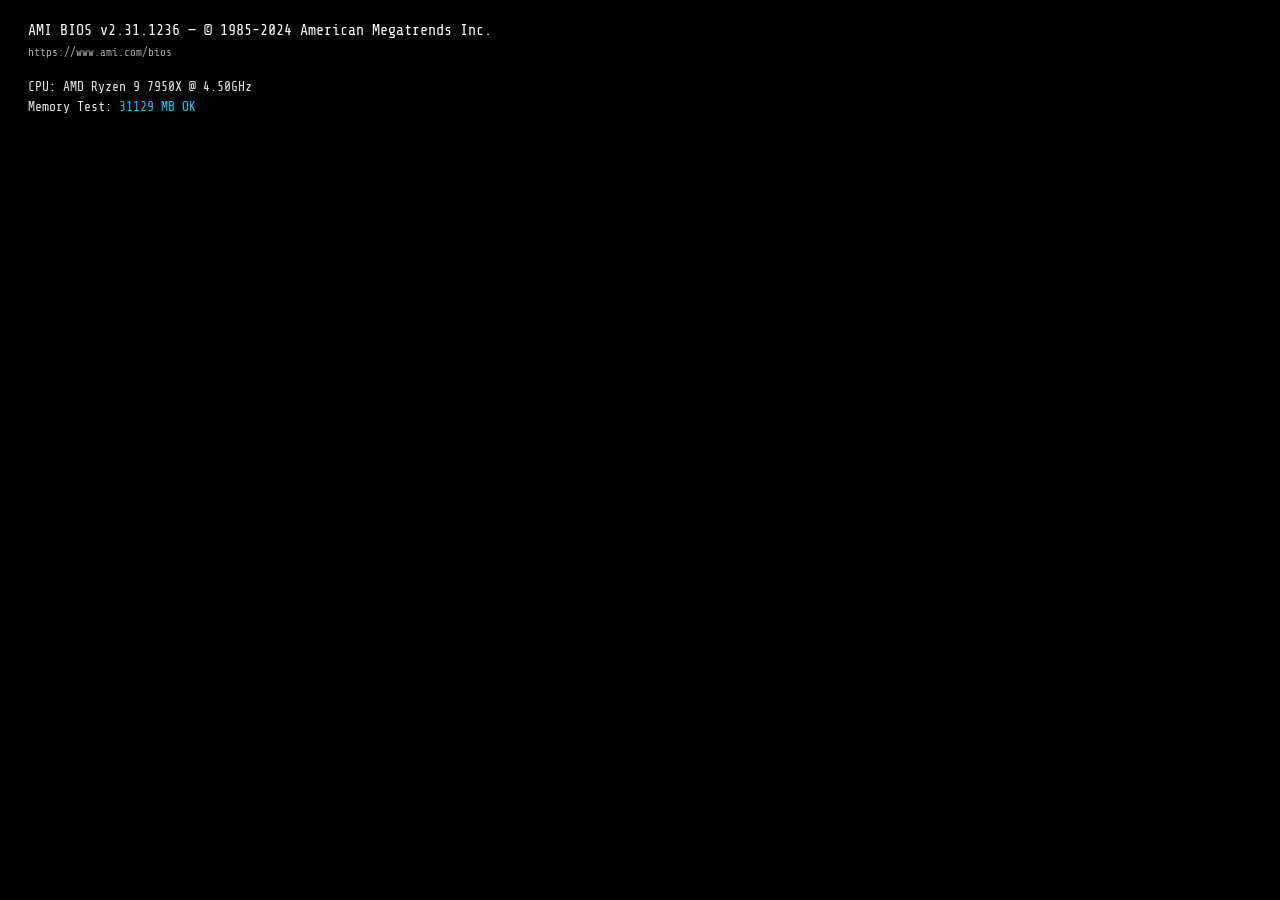
<file: content/index.html>
<!DOCTYPE html>
<html lang="en">
<head>
<meta charset="UTF-8">
<meta name="viewport" content="width=device-width, initial-scale=1.0">
<title>Linux Boot Sequence</title>
<style>
  @import url('https://fonts.googleapis.com/css2?family=Share+Tech+Mono&display=swap');

  :root {
    --green: #00ff41;
    --dim-green: #00b32c;
    --faint-green: #003b0f;
    --white: #e8e8e8;
    --yellow: #ffd700;
    --red: #ff3333;
    --blue: #4fc3f7;
    --bg: #0a0a0a;
  }

  * { margin: 0; padding: 0; box-sizing: border-box; }

  body {
    background: var(--bg);
    color: var(--green);
    font-family: 'Share Tech Mono', 'Courier New', monospace;
    font-size: 13px;
    line-height: 1.55;
    overflow: hidden;
    height: 100vh;
    width: 100vw;
    cursor: none;
  }

  /* Scanline overlay */
  body::before {
    content: '';
    position: fixed;
    inset: 0;
    background: repeating-linear-gradient(
      0deg,
      transparent,
      transparent 2px,
      rgba(0,0,0,0.07) 2px,
      rgba(0,0,0,0.07) 4px
    );
    pointer-events: none;
    z-index: 100;
  }

  /* CRT vignette */
  body::after {
    content: '';
    position: fixed;
    inset: 0;
    background: radial-gradient(ellipse at center, transparent 60%, rgba(0,0,0,0.75) 100%);
    pointer-events: none;
    z-index: 101;
  }

  #screen {
    padding: 18px 24px;
    height: 100vh;
    overflow: hidden;
    position: relative;
  }

  .line {
    opacity: 0;
    white-space: pre;
    animation: appear 0.01s forwards;
  }

  @keyframes appear {
    to { opacity: 1; }
  }

  .ok     { color: var(--green); }
  .fail   { color: var(--red); }
  .warn   { color: var(--yellow); }
  .info   { color: var(--blue); }
  .dim    { color: #4a7a4a; }
  .white  { color: var(--white); }
  .bold   { font-weight: bold; color: #fff; }

  .bracket-ok   { color: var(--green); }
  .bracket-fail { color: var(--red); }
  .bracket-warn { color: var(--yellow); }

  #progress-bar-wrap {
    display: inline-block;
    opacity: 0;
  }
  #progress-bar {
    display: inline-block;
    width: 0px;
    height: 10px;
    background: var(--green);
    vertical-align: middle;
    box-shadow: 0 0 6px var(--green);
    transition: width 0.08s linear;
  }

  #login-prompt {
    display: none;
    margin-top: 10px;
  }

  #login-prompt .prompt-line {
    color: var(--green);
  }

  #cursor {
    display: inline-block;
    width: 8px;
    height: 14px;
    background: var(--green);
    vertical-align: text-bottom;
    animation: blink 1s step-end infinite;
    box-shadow: 0 0 6px var(--green);
  }

  @keyframes blink {
    0%, 100% { opacity: 1; }
    50% { opacity: 0; }
  }

  .glow {
    text-shadow: 0 0 8px var(--green), 0 0 16px rgba(0,255,65,0.4);
  }

  #bios-screen {
    position: fixed;
    inset: 0;
    background: #000;
    color: var(--white);
    font-family: 'Share Tech Mono', monospace;
    font-size: 13px;
    padding: 20px 28px;
    z-index: 200;
    line-height: 1.5;
  }

  #bios-screen .bios-title {
    color: #fff;
    font-size: 15px;
    margin-bottom: 2px;
  }

  #bios-screen .bios-sub {
    color: #aaa;
    font-size: 11px;
    margin-bottom: 16px;
  }

  .mem-bar {
    color: #00cfff;
  }

  #boot-logo {
    color: var(--green);
    font-size: 12px;
    line-height: 1.2;
    white-space: pre;
    text-shadow: 0 0 10px rgba(0,255,65,0.5);
    margin-bottom: 6px;
  }

  #fsck-line { color: var(--dim-green); }
</style>
</head>
<body>

<!-- BIOS POST Screen -->
<div id="bios-screen">
  <div class="bios-title">AMI BIOS v2.31.1236 — © 1985-2024 American Megatrends Inc.</div>
  <div class="bios-sub">https://www.ami.com/bios</div>
  <div id="bios-content"></div>
</div>

<!-- Main boot screen (hidden initially) -->
<div id="screen" style="display:none"></div>

<script>
const biosLines = [
  { text: 'CPU: AMD Ryzen 9 7950X @ 4.50GHz', delay: 80 },
  { text: 'Memory Test: ', delay: 300, special: 'memtest' },
  { text: '', delay: 600 },
  { text: 'Detecting IDE drives...', delay: 200 },
  { text: '  Primary Master  : ST2000DM008-2FR102  (2000 GB)', delay: 150 },
  { text: '  Primary Slave   : None', delay: 80 },
  { text: '  Secondary Master: SAMSUNG MZ7LN512HCHP  (512 GB)', delay: 100 },
  { text: '', delay: 100 },
  { text: 'USB Devices: 4 Found', delay: 150 },
  { text: 'PCI Express: 16x Slot — NVIDIA RTX 4090 (24 GB VRAM)', delay: 150 },
  { text: '', delay: 200 },
  { text: 'Press DEL to enter SETUP, F12 for Boot Menu', delay: 400 },
  { text: '', delay: 200 },
  { text: 'Booting from: /dev/sda  (GRUB 2.12)...', delay: 600 },
];

const screen = document.getElementById('screen');
const biosDiv = document.getElementById('bios-content');

// BIOS memory test animation
async function runBios() {
  for (const item of biosLines) {
    await sleep(item.delay);
    if (item.special === 'memtest') {
      const el = document.createElement('div');
      el.innerHTML = 'Memory Test: ';
      biosDiv.appendChild(el);
      await animateMemTest(el);
    } else {
      const el = document.createElement('div');
      el.style.color = item.text.startsWith('Press') ? '#ffd700' : '';
      el.textContent = item.text;
      biosDiv.appendChild(el);
    }
  }
  await sleep(700);
  document.getElementById('bios-screen').style.display = 'none';
  screen.style.display = 'block';
  runBoot();
}

async function animateMemTest(el) {
  const total = 65536;
  const steps = 40;
  for (let i = 1; i <= steps; i++) {
    const mb = Math.floor((total / steps) * i);
    el.innerHTML = `Memory Test: <span class="mem-bar">${mb} MB OK</span>`;
    await sleep(30);
  }
  el.innerHTML = `Memory Test: <span style="color:#00ff41">65536 MB OK ✓</span>`;
}

// Boot sequence lines
const bootSequence = [
  { type: 'logo' },
  { text: 'Linux version 6.8.0-45-generic (buildd@lcy02-amd64-032) (gcc version 13.2.0)', cls: 'dim', delay: 20 },
  { text: 'Command line: BOOT_IMAGE=/vmlinuz-6.8.0-45-generic root=/dev/mapper/ubuntu--vg-ubuntu--lv ro quiet splash', cls: 'dim', delay: 20 },
  { text: '', delay: 30 },
  { text: 'BIOS-provided physical RAM map:', cls: 'dim', delay: 40 },
  { text: '  BIOS-e820: [mem 0x0000000000000000-0x000000000009fbff] usable', cls: 'dim', delay: 15 },
  { text: '  BIOS-e820: [mem 0x0000000100000000-0x000000103fffffff] usable', cls: 'dim', delay: 15 },
  { text: '', delay: 20 },
  { text: 'DMI: ASUS ROG STRIX X670E-F GAMING WIFI, BIOS 1404 10/26/2023', cls: 'info', delay: 40 },
  { text: '', delay: 60 },

  // Systemd-style entries
  { type: 'status', label: 'Started', text: 'Load Kernel Modules', status: 'ok', delay: 60 },
  { type: 'status', label: 'Started', text: 'Apply Kernel Variables', status: 'ok', delay: 50 },
  { type: 'status', label: 'Reached target', text: 'Local File Systems (Pre)', status: 'ok', delay: 55 },
  { type: 'status', label: 'Mounting', text: '/proc — Kernel Proc Interface...', status: 'ok', delay: 60 },
  { type: 'status', label: 'Mounting', text: '/sys — Kernel SysFS Interface...', status: 'ok', delay: 50 },
  { type: 'status', label: 'Started', text: 'Create System Users', status: 'ok', delay: 70 },
  { type: 'status', label: 'Started', text: 'Create Static Device Nodes', status: 'ok', delay: 55 },
  { type: 'status', label: 'Starting', text: 'udev Kernel Device Manager...', status: 'ok', delay: 90 },
  { type: 'status', label: 'Started', text: 'udev Kernel Device Manager', status: 'ok', delay: 60 },

  { text: '', delay: 20 },
  { text: 'EXT4-fs (sda2): mounted filesystem with ordered data mode. Quota mode: none.', cls: 'dim', delay: 50 },
  { text: '', delay: 20 },

  { type: 'status', label: 'Mounted', text: '/boot/efi — EFI System Partition', status: 'ok', delay: 60 },
  { type: 'status', label: 'Started', text: 'Load/Save RF Kill Switch Status', status: 'ok', delay: 60 },
  { type: 'status', label: 'Started', text: 'Set Up Additional Binary Formats', status: 'ok', delay: 55 },
  { type: 'status', label: 'Starting', text: 'Network Manager...', status: 'ok', delay: 100 },
  { type: 'status', label: 'Started', text: 'Network Manager', status: 'ok', delay: 70 },
  { type: 'status', label: 'Starting', text: 'WPA supplicant...', status: 'ok', delay: 80 },
  { type: 'status', label: 'Started', text: 'WPA supplicant', status: 'ok', delay: 60 },
  { type: 'status', label: 'Starting', text: 'CUPS Printing Service...', status: 'ok', delay: 70 },
  { type: 'status', label: 'Started', text: 'CUPS Printing Service', status: 'ok', delay: 65 },
  { type: 'status', label: 'Starting', text: 'OpenSSH Server Daemon...', status: 'ok', delay: 80 },
  { type: 'status', label: 'Started', text: 'OpenSSH Server Daemon', status: 'ok', delay: 70 },
  { type: 'status', label: 'Starting', text: 'Snap daemon...', status: 'warn', delay: 200 },
  { type: 'status', label: 'Failed', text: 'Snap daemon — degraded (see journalctl)', status: 'fail', delay: 60 },
  { type: 'status', label: 'Starting', text: 'Avahi mDNS/DNS-SD Stack...', status: 'ok', delay: 70 },
  { type: 'status', label: 'Started', text: 'Avahi mDNS/DNS-SD Stack', status: 'ok', delay: 65 },
  { type: 'status', label: 'Starting', text: 'Disk Manager...', status: 'ok', delay: 90 },
  { type: 'status', label: 'Started', text: 'Disk Manager', status: 'ok', delay: 70 },

  { text: '', delay: 30 },
  { type: 'fsck' },

  { text: '', delay: 30 },
  { type: 'status', label: 'Started', text: 'Monitoring of LVM2 mirrors', status: 'ok', delay: 60 },
  { type: 'status', label: 'Reached target', text: 'Basic System', status: 'ok', delay: 60 },
  { type: 'status', label: 'Reached target', text: 'Network', status: 'ok', delay: 55 },
  { type: 'status', label: 'Starting', text: 'Daily apt upgrade and clean activities...', status: 'ok', delay: 70 },
  { type: 'status', label: 'Starting', text: 'GNOME Display Manager...', status: 'ok', delay: 120 },
  { type: 'status', label: 'Started', text: 'GNOME Display Manager', status: 'ok', delay: 80 },
  { type: 'status', label: 'Reached target', text: 'Graphical Interface', status: 'ok', delay: 60 },
  { type: 'status', label: 'Reached target', text: 'Multi-User System', status: 'ok', delay: 50 },

  { text: '', delay: 80 },
  { type: 'progress' },
  { text: '', delay: 100 },
  { type: 'login' },
];

const logoArt = `\
  _      _                   ___  ____  
 | |    (_)_ __  _   ___  __/ _ \\/ ___| 
 | |    | | '_ \\| | | \\ \\/ / | | \\___ \\ 
 | |___ | | | | | |_| |>  <| |_| |___) |
 |_____|_|_| |_|\\__,_/_/\\_\\\\___/|____/ 
`;

async function runBoot() {
  for (const item of bootSequence) {
    if (item.type === 'logo') {
      await sleep(100);
      const pre = document.createElement('pre');
      pre.id = 'boot-logo';
      pre.classList.add('glow');
      pre.textContent = logoArt;
      screen.appendChild(pre);
      const sub = makeLine('Ubuntu 24.04.1 LTS — Kernel 6.8.0-45-generic — x86_64', 'info');
      screen.appendChild(sub);
      screen.appendChild(makeLine('', 'dim'));
      await sleep(200);
    } else if (item.type === 'status') {
      await sleep(item.delay || 60);
      screen.appendChild(makeStatusLine(item));
    } else if (item.type === 'fsck') {
      await runFsck();
    } else if (item.type === 'progress') {
      await runProgressBar();
    } else if (item.type === 'login') {
      showLogin();
    } else {
      await sleep(item.delay || 30);
      screen.appendChild(makeLine(item.text, item.cls || 'dim'));
    }
    screen.scrollTop = screen.scrollHeight;
  }
}

function makeLine(text, cls) {
  const div = document.createElement('div');
  div.className = 'line ' + (cls || '');
  div.textContent = text;
  div.style.animationDelay = '0s';
  return div;
}

function makeStatusLine(item) {
  const div = document.createElement('div');
  div.className = 'line';
  const statusMap = {
    ok:   { bracket: '[  <span class="bracket-ok">OK</span>  ]', labelColor: '#4fc3f7' },
    fail: { bracket: '[<span class="bracket-fail">FAILED</span>]', labelColor: '#ff3333' },
    warn: { bracket: '[ <span class="bracket-warn">WARN</span> ]', labelColor: '#ffd700' },
  };
  const s = statusMap[item.status] || statusMap.ok;
  div.innerHTML = `<span class="dim">${s.bracket}</span> <span style="color:${s.labelColor}">${item.label}</span> <span class="white">${item.text}</span>`;
  return div;
}

async function runFsck() {
  const line = document.createElement('div');
  line.className = 'line';
  line.id = 'fsck-line';
  line.textContent = 'fsck from util-linux 2.39.3';
  screen.appendChild(line);
  await sleep(150);

  const drives = [
    { dev: '/dev/sda1', label: 'EFI', blocks: 523264 },
    { dev: '/dev/sda2', label: 'ext4', blocks: 3907328 },
    { dev: '/dev/mapper/ubuntu--vg', label: 'LVM', blocks: 52428800 },
  ];

  for (const d of drives) {
    const l = document.createElement('div');
    l.className = 'line dim';
    l.textContent = `${d.dev}: clean, ${Math.floor(d.blocks * 0.0023)} files, ${Math.floor(d.blocks * 0.31)}/${d.blocks} blocks`;
    screen.appendChild(l);
    screen.scrollTop = screen.scrollHeight;
    await sleep(100);
  }
}

async function runProgressBar() {
  await sleep(100);
  const wrap = document.createElement('div');
  wrap.id = 'progress-bar-wrap';
  wrap.style.opacity = '1';

  const label = document.createElement('span');
  label.className = 'dim';
  label.textContent = 'Starting services  [';

  const bar = document.createElement('span');
  bar.id = 'progress-bar';

  const barOuter = document.createElement('span');
  barOuter.style.display = 'inline-block';
  barOuter.style.width = '200px';
  barOuter.style.background = '#0d2e0d';
  barOuter.style.border = '1px solid #1a5c1a';
  barOuter.style.verticalAlign = 'middle';
  barOuter.appendChild(bar);

  const end = document.createElement('span');
  end.className = 'dim';
  end.textContent = ']';

  const pct = document.createElement('span');
  pct.className = 'ok';
  pct.style.marginLeft = '10px';
  pct.textContent = '0%';

  wrap.appendChild(label);
  wrap.appendChild(barOuter);
  wrap.appendChild(end);
  wrap.appendChild(pct);
  screen.appendChild(wrap);

  for (let i = 0; i <= 100; i++) {
    bar.style.width = (i * 2) + 'px';
    pct.textContent = i + '%';
    if (i === 100) pct.style.color = '#00ff41';
    await sleep(18);
  }

  await sleep(200);
  const done = document.createElement('div');
  done.className = 'line ok glow';
  done.style.marginTop = '4px';
  done.textContent = 'System boot complete.';
  screen.appendChild(done);
  await sleep(300);
}

function showLogin() {
  const hostname = 'archimedes';
  const lines = [
    '',
    'Ubuntu 24.04.1 LTS ' + hostname + ' tty1',
    '',
  ];

  for (const l of lines) {
    const div = document.createElement('div');
    div.className = 'line white';
    div.textContent = l;
    screen.appendChild(div);
  }

  // Login prompt
  const loginDiv = document.createElement('div');
  loginDiv.id = 'login-prompt';
  loginDiv.style.display = 'block';

  const userLine = document.createElement('div');
  userLine.className = 'prompt-line';
  userLine.innerHTML = `${hostname} login: <span id="cursor"></span>`;

  loginDiv.appendChild(userLine);
  screen.appendChild(loginDiv);

  // Simulate typing a username
  setTimeout(() => typeUsername(userLine), 600);
}

async function typeUsername(el) {
  const username = 'root';
  const cursorEl = el.querySelector('#cursor');
  let typed = '';

  for (const ch of username) {
    await sleep(120 + Math.random() * 80);
    typed += ch;
    cursorEl.insertAdjacentText('beforebegin', ch);
  }

  await sleep(400);
  // Remove cursor, add newline, show password prompt
  cursorEl.remove();

  const passLine = document.createElement('div');
  passLine.className = 'prompt-line';
  passLine.innerHTML = 'Password: ';
  screen.appendChild(passLine);
  screen.scrollTop = screen.scrollHeight;

  await sleep(800);
  // Simulate asterisks
  const stars = '••••••••';
  for (const s of stars) {
    await sleep(100 + Math.random() * 60);
    passLine.innerHTML += '<span style="color:#555">*</span>';
  }

  await sleep(600);

  const msgLines = [
    { text: '', cls: '' },
    { text: 'Last login: Thu Mar 12 23:41:07 2026 on tty1', cls: 'dim' },
    { text: '', cls: '' },
    { text: 'Welcome to Ubuntu 24.04.1 LTS (GNU/Linux 6.8.0-45-generic x86_64)', cls: 'info' },
    { text: '', cls: '' },
    { text: ' * Documentation:  https://help.ubuntu.com', cls: 'dim' },
    { text: ' * Management:     https://landscape.canonical.com', cls: 'dim' },
    { text: ' * Support:        https://ubuntu.com/advantage', cls: 'dim' },
    { text: '', cls: '' },
    { text: '0 updates can be applied immediately.', cls: 'ok' },
    { text: '', cls: '' },
  ];

  for (const m of msgLines) {
    const d = document.createElement('div');
    d.className = 'line ' + m.cls;
    d.textContent = m.text;
    screen.appendChild(d);
    screen.scrollTop = screen.scrollHeight;
    await sleep(50);
  }

  // Final shell prompt
  const shellLine = document.createElement('div');
  shellLine.className = 'line glow';
  shellLine.innerHTML = '<span style="color:#e55">root</span><span class="dim">@</span><span style="color:#4fc3f7">archimedes</span><span class="dim">:</span><span style="color:#ffd700">~</span><span class="dim">#</span> <span id="shell-cursor"></span>';
  screen.appendChild(shellLine);
  screen.scrollTop = screen.scrollHeight;

  // Wait a few seconds, then type the command
  await sleep(2800);
  await typeCommand(shellLine);
}

async function typeCommand(shellLine) {
  const cursorEl = document.getElementById('shell-cursor');
  const command = 'systemctl start resume.daemon';
  let typed = '';

  for (const ch of command) {
    await sleep(90 + Math.random() * 70);
    typed += ch;
    cursorEl.insertAdjacentText('beforebegin', ch);
    screen.scrollTop = screen.scrollHeight;
  }

  // Brief pause before "pressing enter"
  await sleep(500);
  cursorEl.remove();

  // Output lines after running the command
  const outputLines = [
    { text: '', cls: '' },
    { text: '● resume.daemon — Personal Resume Service', cls: 'white', delay: 80 },
    { text: '     Loaded: loaded (/etc/systemd/system/resume.daemon; enabled)', cls: 'dim', delay: 40 },
    { text: '     Active: activating (start) since Fri 2026-03-13 00:00:01 UTC', cls: 'warn', delay: 40 },
    { text: '    Process: ExecStart=/usr/bin/resume --serve --port 443', cls: 'dim', delay: 40 },
    { text: '', cls: '', delay: 30 },
    { text: 'Mar 13 00:00:01 archimedes systemd[1]: Starting Personal Resume Service...', cls: 'dim', delay: 60 },
    { text: 'Mar 13 00:00:01 archimedes resume[2341]: Initializing resume engine v2.4.1', cls: 'dim', delay: 60 },
    { text: 'Mar 13 00:00:01 archimedes resume[2341]: Loading profile data... done', cls: 'dim', delay: 80 },
    { text: 'Mar 13 00:00:02 archimedes resume[2341]: Binding to 0.0.0.0:443', cls: 'dim', delay: 70 },
    { text: 'Mar 13 00:00:02 archimedes systemd[1]: Started Personal Resume Service.', cls: 'ok', delay: 80 },
    { text: '', cls: '', delay: 30 },
  ];

  for (const l of outputLines) {
    await sleep(l.delay || 40);
    const d = document.createElement('div');
    d.className = 'line ' + l.cls;
    d.textContent = l.text;
    screen.appendChild(d);
    screen.scrollTop = screen.scrollHeight;
  }

  // Second shell prompt
  const shellLine2 = document.createElement('div');
  shellLine2.className = 'line glow';
  shellLine2.innerHTML = '<span style="color:#e55">root</span><span class="dim">@</span><span style="color:#4fc3f7">archimedes</span><span class="dim">:</span><span style="color:#ffd700">~</span><span class="dim">#</span> ';
  screen.appendChild(shellLine2);
  screen.scrollTop = screen.scrollHeight;

  await sleep(700);

  // Type the open command
  const openCmd = 'xdg-open https://localhost/resume.html';
  for (const ch of openCmd) {
    await sleep(80 + Math.random() * 60);
    shellLine2.innerHTML += ch === '<' ? '&lt;' : ch === '>' ? '&gt;' : ch;
    screen.scrollTop = screen.scrollHeight;
  }

  await sleep(450);

  // Flash the screen white briefly before redirect (like a CRT switching input)
  const flash = document.createElement('div');
  flash.style.cssText = 'position:fixed;inset:0;background:#00ff41;z-index:999;opacity:0;transition:opacity 0.08s ease-in;';
  document.body.appendChild(flash);
  await sleep(30);
  flash.style.opacity = '0.15';
  await sleep(80);
  flash.style.opacity = '0';
  await sleep(120);
  flash.style.opacity = '0.9';
  await sleep(60);

  window.location.href = 'resume.html';
}

function sleep(ms) {
  return new Promise(r => setTimeout(r, ms));
}

runBios();
</script>
</body>
</html>
</file>
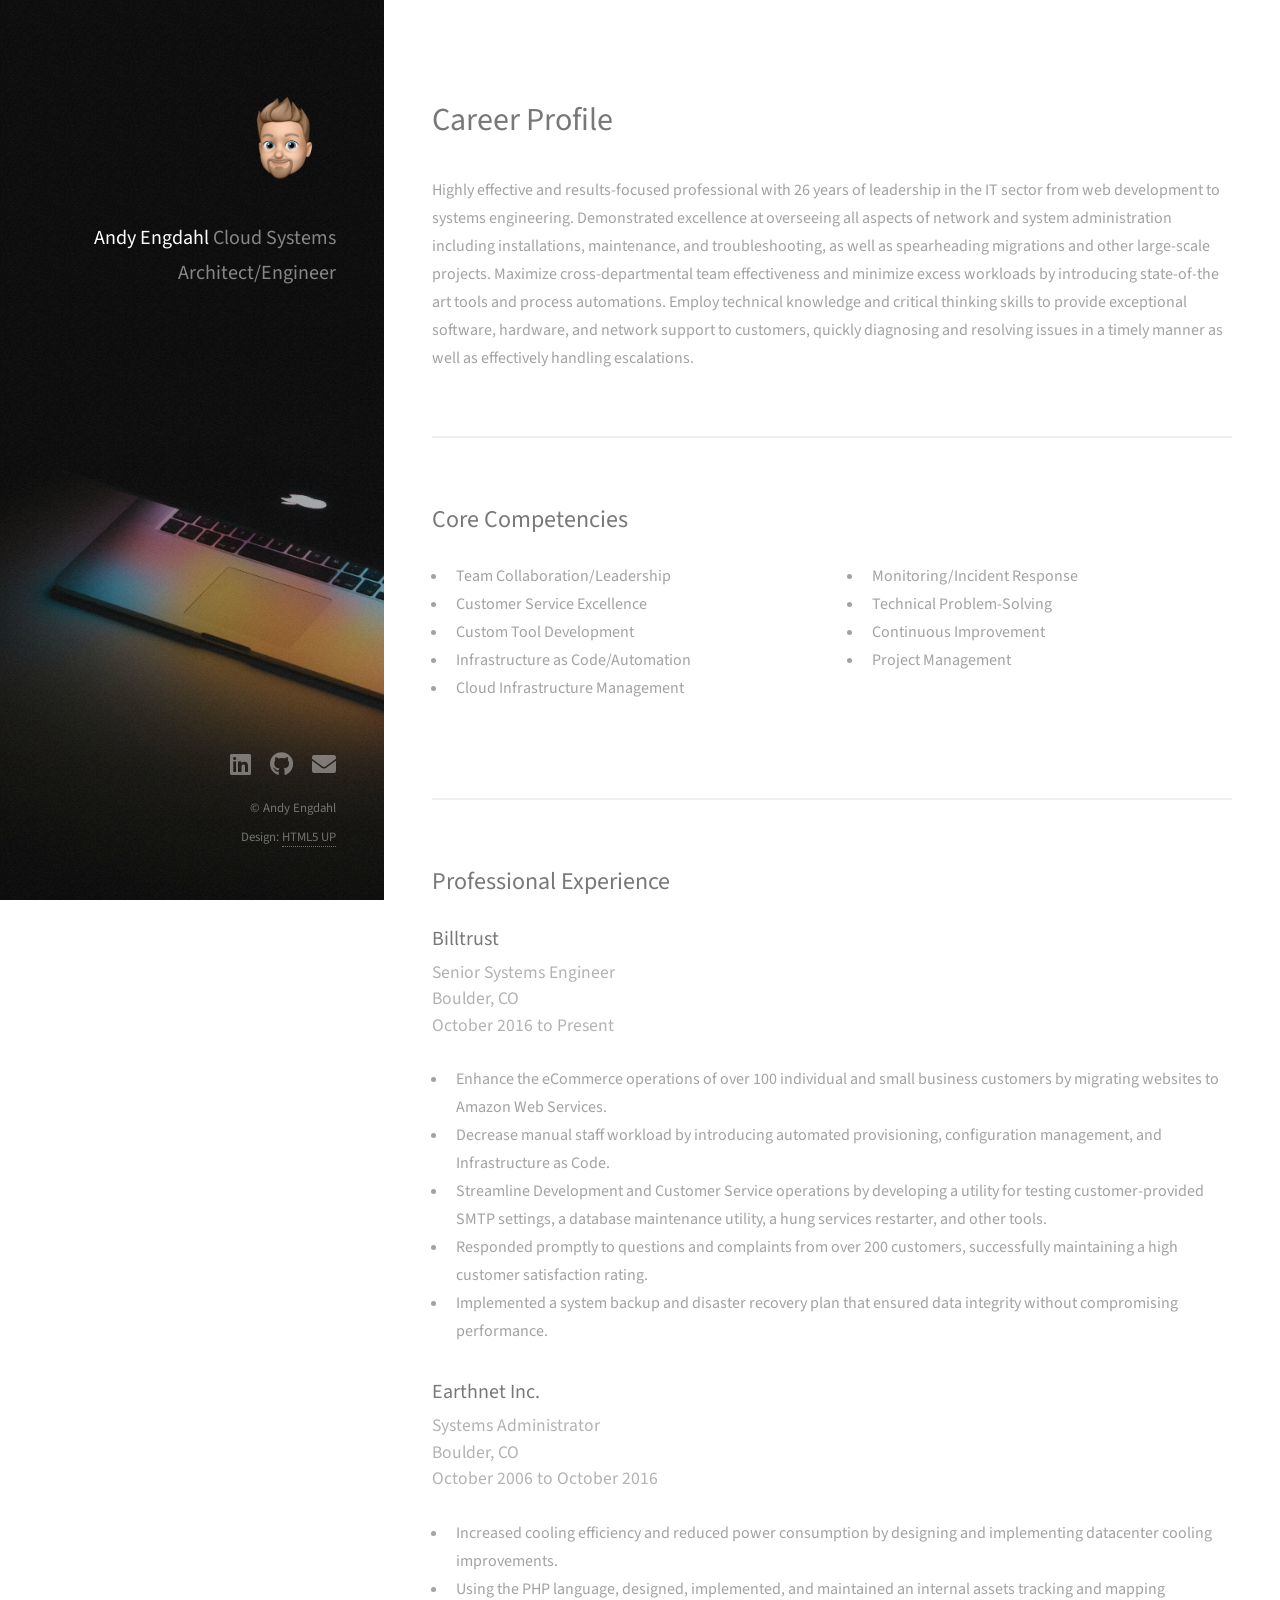
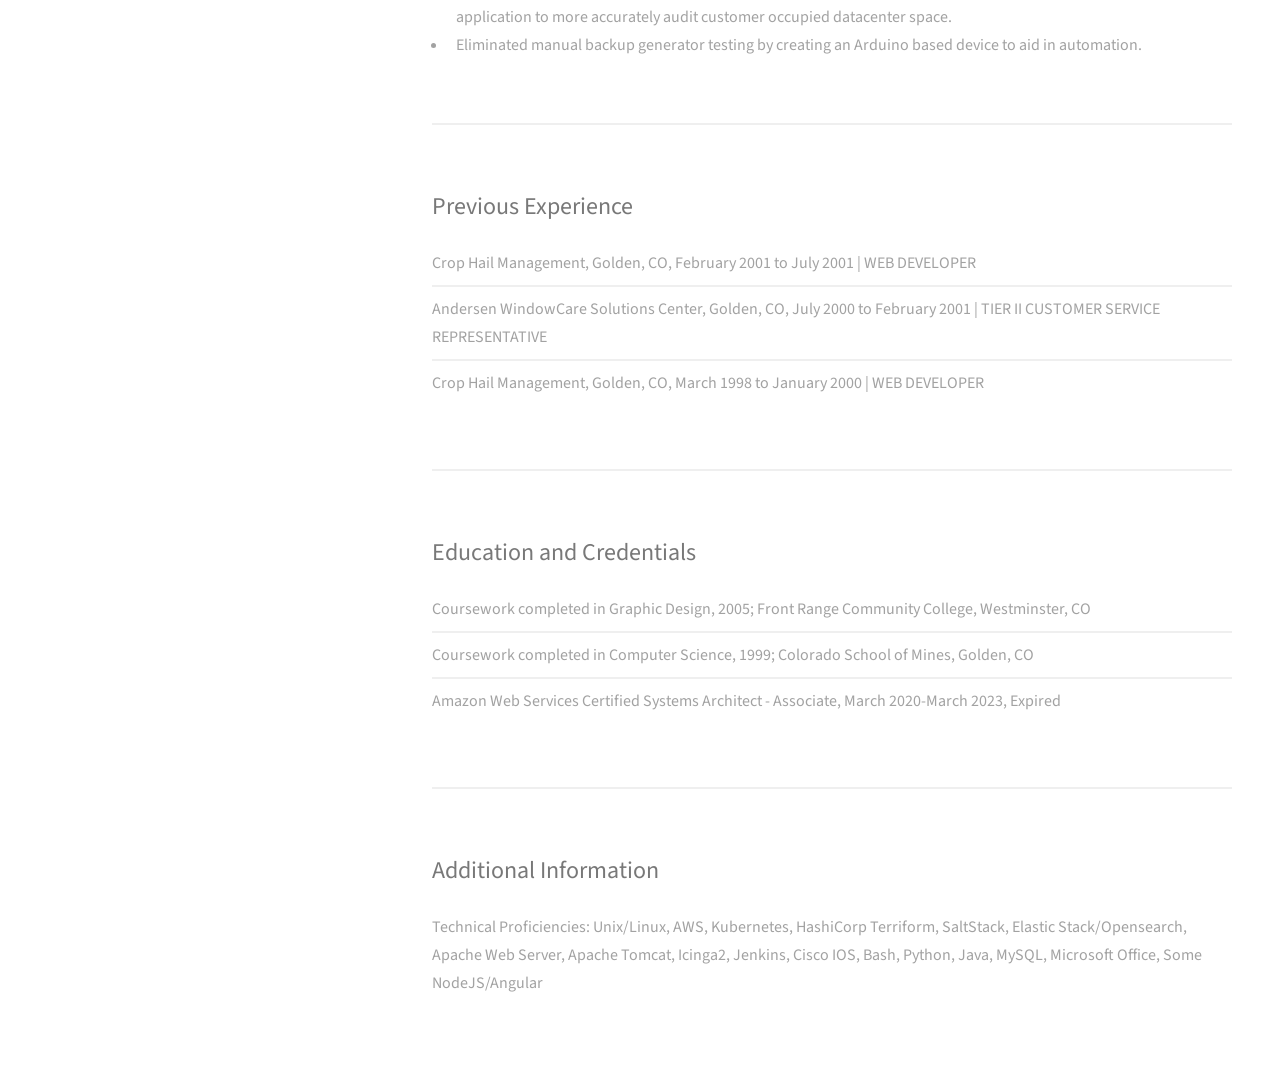
<file: content/resume.html>
<!DOCTYPE HTML>
<!--
	Strata by HTML5 UP
	html5up.net | @ajlkn
	Free for personal and commercial use under the CCA 3.0 license (html5up.net/license)
-->
<html>
	<head>
		<title>Andy Engdahl</title>
		<meta charset="utf-8" />
		<meta name="viewport" content="width=device-width, initial-scale=1, user-scalable=no" />
		<link rel="stylesheet" href="assets/css/main.css" />
	</head>
	<body class="is-preload">

		<!-- Header -->
			<header id="header">
				<div class="inner">
					<a href="#" class="image avatar"><img src="images/avatar.png" alt="" /></a>
					<h1><strong>Andy Engdahl</strong><br />
					Cloud Systems Architect/Engineer<br /></h1>
				</div>
			</header>

		<!-- Main -->
			<div id="main">

				<!-- One -->
					<section id="one">
						<header class="major">
							<h2>Career Profile</h2>
						</header>
						<p>Highly effective and results-focused professional with 26 years of leadership in the IT sector from web development to systems engineering. Demonstrated excellence at overseeing all aspects of network and system administration including installations, maintenance, and troubleshooting, as well as spearheading migrations and other large-scale projects. Maximize cross-departmental team effectiveness and minimize excess workloads by introducing state-of-the art tools and process automations. Employ technical knowledge and critical thinking skills to provide exceptional software, hardware, and network support to customers, quickly diagnosing and resolving issues in a timely manner as well as effectively handling escalations.</p>
					</section>

					<section id="two">
						<header>
							<h2>Core Competencies</h2>
						</header>
						<div class="row">
							<div class="col-6 col-12-xsmall">
								<ul>
									<li>Team Collaboration/Leadership</li>
									<li>Customer Service Excellence</li>
									<li>Custom Tool Development</li>
									<li>Infrastructure as Code/Automation</li>
									<li>Cloud Infrastructure Management</li>
								</ul>
							</div>
							<div class="col-6 col-12-xsmall">
								<ul>
									<li>Monitoring/Incident Response</li>
									<li>Technical Problem-Solving</li>
									<li>Continuous Improvement</li>
									<li>Project Management</li>
								</ul>
							</div>
						</div>
					</section>

					<section id="three">
						<h2>Professional Experience</h2>
						<header>
							<h3>Billtrust</h3>
							<p>
								Senior Systems Engineer<br />
								Boulder, CO<br />
								October 2016 to Present<br />
							</p>
						</header>
						<ul>
							<li>Enhance the eCommerce operations of over 100 individual and small business customers by migrating websites to Amazon Web Services.</li>
							<li>Decrease manual staff workload by introducing automated provisioning, configuration management, and Infrastructure as Code.</li>
							<li>Streamline Development and Customer Service operations by developing a utility for testing customer-provided SMTP settings, a database maintenance utility, a hung services restarter, and other tools. </li>
							<li>Responded promptly to questions and complaints from over 200 customers, successfully maintaining a high customer satisfaction rating.</li>
							<li>Implemented a system backup and disaster recovery plan that ensured data integrity without compromising performance.</li>
						</ul>
						<header>
							<h3>Earthnet Inc.</h3>
							<p>
								Systems Administrator<br />
								Boulder, CO<br />
								October 2006 to October 2016
							</p>
						</header>  
						<ul>
							<li>Increased cooling efficiency and reduced power consumption by designing and implementing datacenter cooling improvements.</li>
							<li>Using the PHP language, designed, implemented, and maintained an internal assets tracking and mapping application to more accurately audit customer occupied datacenter space.</li>
							<li>Eliminated manual backup generator testing by creating an Arduino based device to aid in automation.</li>
						</ul>
					</section>

					<section id="four">
						<h2>Previous Experience</h2>
							<ul class="alt">
							<li>Crop Hail Management, Golden, CO, February 2001 to July 2001 | WEB DEVELOPER</li>
							<li>Andersen WindowCare Solutions Center, Golden, CO, July 2000 to February 2001 | TIER II CUSTOMER SERVICE REPRESENTATIVE </li>
							<li>Crop Hail Management, Golden, CO, March 1998 to January 2000 | WEB DEVELOPER</li>
						</ul>
					</section>

					<section id="five">
						<h2>Education and Credentials</h2>
						<ul class="alt">
							<li>Coursework completed in Graphic Design, 2005; Front Range Community College, Westminster, CO</li>
							<li>Coursework completed in Computer Science, 1999; Colorado School of Mines, Golden, CO</li>
							<li>Amazon Web Services Certified Systems Architect - Associate, March 2020-March 2023, Expired</li>
						</ul>
					</section>

					<section id="six">
						<h2>Additional Information</h2>
						<p>Technical Proficiencies: Unix/Linux, AWS, Kubernetes, HashiCorp Terriform, SaltStack, Elastic Stack/Opensearch, Apache Web Server, Apache Tomcat, Icinga2, Jenkins, Cisco IOS, Bash, Python, Java, MySQL, Microsoft Office, Some NodeJS/Angular</p>
					</section>

			</div>

		<!-- Footer -->
			<footer id="footer">
				<div class="inner">
					<ul class="icons">
						<li><a href="https://www.linkedin.com/in/andyengdahl/" class="icon brands fa-linkedin"><span class="label">LinkedIn</span></a></li>
						<li><a href="https://github.com/drewmat" class="icon brands fa-github"><span class="label">Github</span></a></li>
						<li><a href="&#109;&#97;&#105;&#108;&#116;&#111;&#58;&#97;&#110;&#100;&#121;&#46;&#101;&#110;&#103;&#100;&#97;&#104;&#108;&#64;&#103;&#109;&#97;&#105;&#108;&#46;&#99;&#111;&#109;" class="icon solid fa-envelope"><span class="label">Email</span></a></li>
					</ul>
					<ul class="copyright">
						<li>&copy; Andy Engdahl</li><li>Design: <a href="http://html5up.net">HTML5 UP</a></li>
					</ul>
				</div>
			</footer>

		<!-- Scripts -->
			<script src="assets/js/jquery.min.js"></script>
			<script src="assets/js/jquery.poptrox.min.js"></script>
			<script src="assets/js/browser.min.js"></script>
			<script src="assets/js/breakpoints.min.js"></script>
			<script src="assets/js/util.js"></script>
			<script src="assets/js/main.js"></script>

	</body>
</html>
</file>
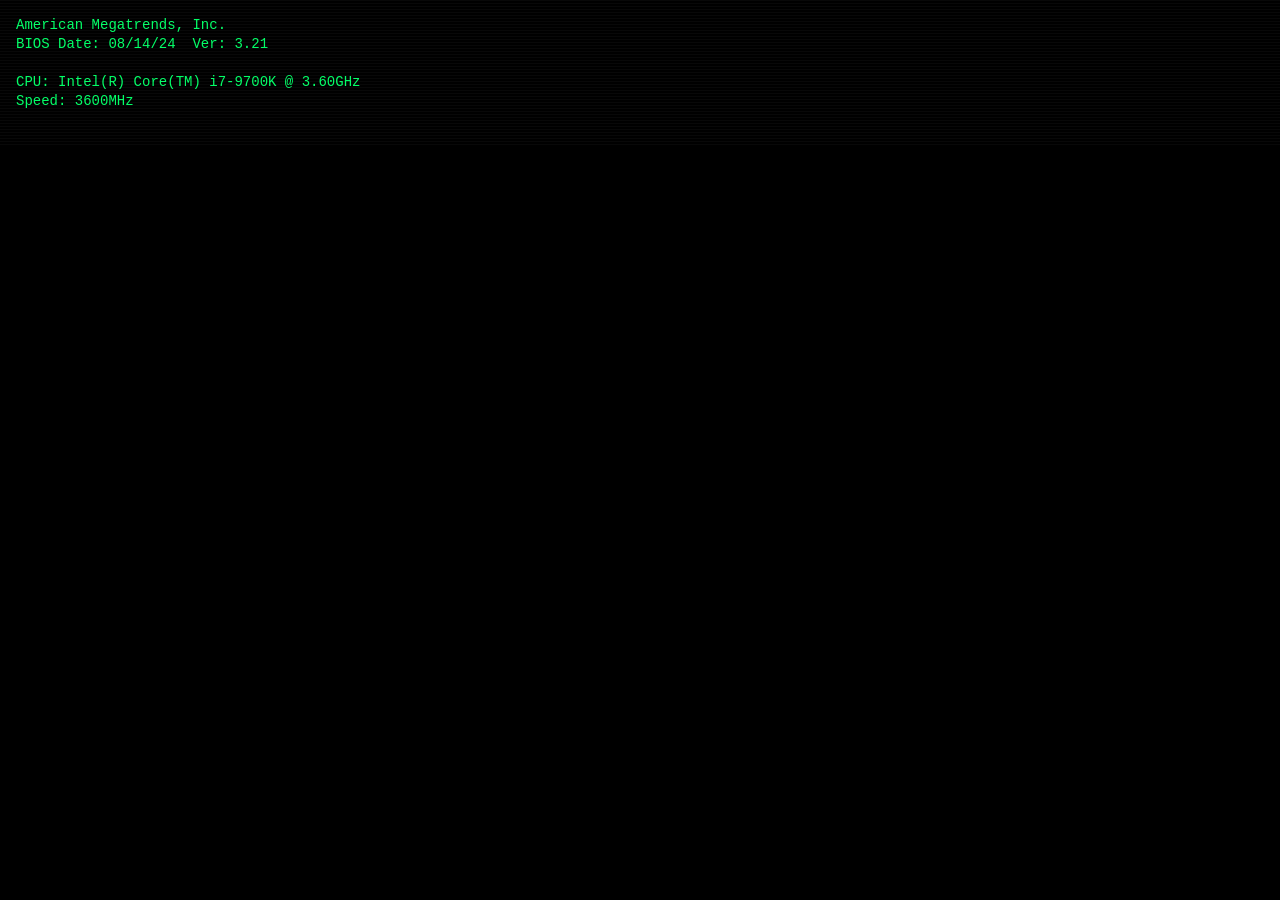
<file: content/splash.html>
<!DOCTYPE html>
<html lang="en">
<head>
<meta charset="UTF-8">
<title>PC Boot Simulation</title>
<style>
    body {
        margin: 0;
        background: black;
        color: #00ff66;
        font-family: "Courier New", monospace;
        font-size: 14px;
        overflow: hidden;
    }

    #terminal {
        padding: 16px;
        white-space: pre-wrap;
        line-height: 1.35;
        position: relative;
    }

    /* VGA flicker / scanlines */
    #terminal::after {
        content: "";
        pointer-events: none;
        position: absolute;
        top: 0; left: 0; right: 0; bottom: 0;
        background: repeating-linear-gradient(
            to bottom,
            rgba(255,255,255,0.03),
            rgba(255,255,255,0.03) 1px,
            transparent 1px,
            transparent 3px
        );
        animation: vgaFlicker 0.12s infinite;
    }

    @keyframes vgaFlicker {
        0%   { opacity: 0.25; }
        50%  { opacity: 0.15; }
        100% { opacity: 0.25; }
    }

    .grub { color: #ffffff; }
    .selected {
        background: #ffffff;
        color: #000000;
    }

    .cursor {
        display: inline-block;
        width: 10px;
        height: 16px;
        background: #00ff66;
        animation: blink 1s steps(1) infinite;
    }

    @keyframes blink {
        50% { opacity: 0; }
    }
</style>
</head>
<body>
<div id="terminal"></div>

<script>
const terminal = document.getElementById("terminal");

/* ================= PC SPEAKER ================= */
const audioCtx = new (window.AudioContext || window.webkitAudioContext)();

function pcClick(freq = 1200, duration = 0.01) {
    const o = audioCtx.createOscillator();
    const g = audioCtx.createGain();
    o.type = "square";
    o.frequency.value = freq;
    g.gain.value = 0.08;
    o.connect(g); g.connect(audioCtx.destination);
    o.start();
    o.stop(audioCtx.currentTime + duration);
}

function pcBeep(freq = 800, duration = 0.08) {
    const o = audioCtx.createOscillator();
    const g = audioCtx.createGain();
    o.type = "square";
    o.frequency.value = freq;
    g.gain.value = 0.1;
    o.connect(g); g.connect(audioCtx.destination);
    o.start();
    o.stop(audioCtx.currentTime + duration);
}

/* ================= VGA JITTER ================= */
function vgaJitter() {
    terminal.style.transform =
        `translate(${Math.random()*1.5-0.75}px, ${Math.random()*1.5-0.75}px)`;
    setTimeout(() => terminal.style.transform = "translate(0,0)", 30);
}

/* ================= BIOS POST ================= */
const biosLines = [
    "American Megatrends, Inc.",
    "BIOS Date: 08/14/24  Ver: 3.21",
    "",
    "CPU: Intel(R) Core(TM) i7-9700K @ 3.60GHz",
    "Speed: 3600MHz",
    "",
    "Press DEL to enter SETUP",
    "",
    "Initializing USB Controllers .. Done.",
    "Auto-Detecting SATA Port 0 .. SSD",
    "Auto-Detecting SATA Port 1 .. ATAPI",
    "",
    "Memory Test:",
];

let mem = 0;
let biosIndex = 0;

function startBIOS() {
    terminal.innerHTML = "";
    pcBeep(900, 0.15);
    printBIOSLine();
}

function printBIOSLine() {
    if (biosIndex < biosLines.length) {
        terminal.textContent += biosLines[biosIndex] + "\n";
        pcClick(900);
        vgaJitter();
        biosIndex++;
        setTimeout(printBIOSLine, 180);
    } else {
        countMemory();
    }
}

function countMemory() {
    if (mem <= 32768) {
        terminal.textContent =
            terminal.textContent.replace(/Memory Test:.*/, "Memory Test: " + mem + " MB");
        mem += 512;
        pcClick(1200, 0.005);
        vgaJitter();
        setTimeout(countMemory, 25);
    } else {
        terminal.textContent += "\nMemory Test OK\n\n";
        pcBeep(1500, 0.12);
        setTimeout(startGrub, 700);
    }
}

/* ================= GRUB ================= */
const grubEntries = [
    "Ubuntu",
    "Advanced options for Ubuntu",
    "Memory test (memtest86+)",
    "Memory test (memtest86+, serial console)"
];

let selected = 0;
let timeout = 5;
let grubTimer;

function renderGrub() {
    terminal.innerHTML =
`GNU GRUB  version 2.12

Use the ↑ and ↓ keys to select which entry is highlighted.
Press Enter to boot the selected OS.

`;
    grubEntries.forEach((e,i)=>{
        terminal.innerHTML +=
            i===selected
            ? `<div class="selected">${e}</div>`
            : `<div class="grub">${e}</div>`;
    });
    terminal.innerHTML += `\nBooting in ${timeout} seconds...`;
    vgaJitter();
}

function startGrub() {
    renderGrub();
    pcBeep(1000);
    grubTimer = setInterval(()=>{
        timeout--;
        pcClick(700);
        renderGrub();
        if (timeout<=0) {
            clearInterval(grubTimer);
            bootLinux();
        }
    },1000);
}

document.addEventListener("keydown", e=>{
    if (timeout<=0) return;
    if (e.key==="ArrowUp") {
        selected=(selected-1+grubEntries.length)%grubEntries.length;
        pcClick(); renderGrub();
    }
    if (e.key==="ArrowDown") {
        selected=(selected+1)%grubEntries.length;
        pcClick(); renderGrub();
    }
    if (e.key==="Enter") {
        clearInterval(grubTimer);
        pcBeep(1600,0.12);
        bootLinux();
    }
});

/* ================= LINUX BOOT ================= */
const bootLines = [
    "Loading Linux 6.6.12-generic ...",
    "Loading initial ramdisk ...",
    "",
    "[    0.000000] Linux version 6.6.12 (gcc 13.2.0)",
    "[    0.023456] Initializing cgroup subsys cpu",
    "[    0.056789] ACPI: Core revision 20230628",
    "[    0.078901] CPU0: Intel(R) Core(TM) i7 detected",
    "",
    "Starting systemd...",
    "[  OK  ] Mounted /proc.",
    "[  OK  ] Mounted /sys.",
    "[  OK  ] Started Network Manager.",
    "[  OK  ] Started User Login Management.",
    "[  OK  ] Started Graphical Environment.",
    "",
    "Ubuntu 24.04 LTS localhost tty1",
    "",
    "localhost login: "
];

let bootIndex = 0;

function bootLinux() {
    terminal.innerHTML = "";
    bootIndex = 0;
    setTimeout(printBootLine, 300);
}

function printBootLine() {
    if (bootIndex >= bootLines.length) {
        showCursor();
        pcClick(1000);
        return;
    }
    terminal.textContent += bootLines[bootIndex] + "\n";
    if (bootLines[bootIndex].trim());
    vgaJitter();
    bootIndex++;
    setTimeout(printBootLine, 120+Math.random()*150);
}

function showCursor() {
    const c=document.createElement("span");
    c.className="cursor";
    terminal.appendChild(c);
}

/* ================= START ================= */
startBIOS();
</script>
</body>
</html>
</file>
<file: content/assets/css/main.css>
@import url("fontawesome-all.min.css");
@import url("https://fonts.googleapis.com/css?family=Source+Sans+Pro:400,400italic");

/*
	Strata by HTML5 UP
	html5up.net | @ajlkn
	Free for personal and commercial use under the CCA 3.0 license (html5up.net/license)
*/

html, body, div, span, applet, object,
iframe, h1, h2, h3, h4, h5, h6, p, blockquote,
pre, a, abbr, acronym, address, big, cite,
code, del, dfn, em, img, ins, kbd, q, s, samp,
small, strike, strong, sub, sup, tt, var, b,
u, i, center, dl, dt, dd, ol, ul, li, fieldset,
form, label, legend, table, caption, tbody,
tfoot, thead, tr, th, td, article, aside,
canvas, details, embed, figure, figcaption,
footer, header, hgroup, menu, nav, output, ruby,
section, summary, time, mark, audio, video {
	margin: 0;
	padding: 0;
	border: 0;
	font-size: 100%;
	font: inherit;
	vertical-align: baseline;}

article, aside, details, figcaption, figure,
footer, header, hgroup, menu, nav, section {
	display: block;}

body {
	line-height: 1;
}

ol, ul {
	list-style: none;
}

blockquote, q {
	quotes: none;
}

	blockquote:before, blockquote:after, q:before, q:after {
		content: '';
		content: none;
	}

table {
	border-collapse: collapse;
	border-spacing: 0;
}

body {
	-webkit-text-size-adjust: none;
}

mark {
	background-color: transparent;
	color: inherit;
}

input::-moz-focus-inner {
	border: 0;
	padding: 0;
}

input, select, textarea {
	-moz-appearance: none;
	-webkit-appearance: none;
	-ms-appearance: none;
	appearance: none;
}

/* Basic */

	html {
		box-sizing: border-box;
	}

	*, *:before, *:after {
		box-sizing: inherit;
	}

	body {
		background: #fff;
	}

		body.is-preload *, body.is-preload *:before, body.is-preload *:after {
			-moz-animation: none !important;
			-webkit-animation: none !important;
			-ms-animation: none !important;
			animation: none !important;
			-moz-transition: none !important;
			-webkit-transition: none !important;
			-ms-transition: none !important;
			transition: none !important;
		}

	body, input, select, textarea {
		color: #a2a2a2;
		font-family: "Source Sans Pro", Helvetica, sans-serif;
		font-size: 16pt;
		font-weight: 400;
		line-height: 1.75em;
	}

	a {
		-moz-transition: color 0.2s ease-in-out, border-color 0.2s ease-in-out;
		-webkit-transition: color 0.2s ease-in-out, border-color 0.2s ease-in-out;
		-ms-transition: color 0.2s ease-in-out, border-color 0.2s ease-in-out;
		transition: color 0.2s ease-in-out, border-color 0.2s ease-in-out;
		border-bottom: dotted 1px;
		color: #49bf9d;
		text-decoration: none;
	}

		a:hover {
			border-bottom-color: transparent;
			color: #49bf9d !important;
			text-decoration: none;
		}

	strong, b {
		color: #787878;
		font-weight: 400;
	}

	em, i {
		font-style: italic;
	}

	p {
		margin: 0 0 2em 0;
	}

	h1, h2, h3, h4, h5, h6 {
		color: #787878;
		font-weight: 400;
		line-height: 1em;
		margin: 0 0 1em 0;
	}

		h1 a, h2 a, h3 a, h4 a, h5 a, h6 a {
			color: inherit;
			text-decoration: none;
		}

	h1 {
		font-size: 2em;
		line-height: 1.5em;
	}

	h2 {
		font-size: 1.5em;
		line-height: 1.5em;
	}

	h3 {
		font-size: 1.25em;
		line-height: 1.5em;
	}

	h4 {
		font-size: 1.1em;
		line-height: 1.5em;
	}

	h5 {
		font-size: 0.9em;
		line-height: 1.5em;
	}

	h6 {
		font-size: 0.7em;
		line-height: 1.5em;
	}

	sub {
		font-size: 0.8em;
		position: relative;
		top: 0.5em;
	}

	sup {
		font-size: 0.8em;
		position: relative;
		top: -0.5em;
	}

	hr {
		border: 0;
		border-bottom: solid 2px #efefef;
		margin: 2em 0;
	}

		hr.major {
			margin: 3em 0;
		}

	blockquote {
		border-left: solid 6px #efefef;
		font-style: italic;
		margin: 0 0 2em 0;
		padding: 0.5em 0 0.5em 1.5em;
	}

	code {
		background: #f7f7f7;
		border-radius: 0.35em;
		border: solid 2px #efefef;
		font-family: "Courier New", monospace;
		font-size: 0.9em;
		margin: 0 0.25em;
		padding: 0.25em 0.65em;
	}

	pre {
		-webkit-overflow-scrolling: touch;
		font-family: "Courier New", monospace;
		font-size: 0.9em;
		margin: 0 0 2em 0;
	}

		pre code {
			display: block;
			line-height: 1.75em;
			padding: 1em 1.5em;
			overflow-x: auto;
		}

	.align-left {
		text-align: left;
	}

	.align-center {
		text-align: center;
	}

	.align-right {
		text-align: right;
	}

/* Container */

	.container {
		margin: 0 auto;
		max-width: calc(100% - 4em);
		width: 100%;
	}

		.container.xsmall {
			width: 25%;
		}

		.container.small {
			width: 50%;
		}

		.container.medium {
			width: 75%;
		}

		.container.large {
			width: 125%;
		}

		.container.xlarge {
			width: 150%;
		}

		.container.max {
			width: 100%;
		}

		@media screen and (max-width: 980px) {

			.container {
				width: 100% !important;
				max-width: 100% !important;
			}

		}

		@media screen and (max-width: 480px) {

			.container {
				max-width: calc(100% - 3em);
			}

		}

/* Row */

	.row {
		display: flex;
		flex-wrap: wrap;
		box-sizing: border-box;
		align-items: stretch;
	}

		.row > * {
			box-sizing: border-box;
		}

		.row.gtr-uniform > * > :last-child {
			margin-bottom: 0;
		}

		.row.aln-left {
			justify-content: flex-start;
		}

		.row.aln-center {
			justify-content: center;
		}

		.row.aln-right {
			justify-content: flex-end;
		}

		.row.aln-top {
			align-items: flex-start;
		}

		.row.aln-middle {
			align-items: center;
		}

		.row.aln-bottom {
			align-items: flex-end;
		}

		.row > .imp {
			order: -1;
		}

		.row > .col-1 {
			width: 8.33333%;
		}

		.row > .off-1 {
			margin-left: 8.33333%;
		}

		.row > .col-2 {
			width: 16.66667%;
		}

		.row > .off-2 {
			margin-left: 16.66667%;
		}

		.row > .col-3 {
			width: 25%;
		}

		.row > .off-3 {
			margin-left: 25%;
		}

		.row > .col-4 {
			width: 33.33333%;
		}

		.row > .off-4 {
			margin-left: 33.33333%;
		}

		.row > .col-5 {
			width: 41.66667%;
		}

		.row > .off-5 {
			margin-left: 41.66667%;
		}

		.row > .col-6 {
			width: 50%;
		}

		.row > .off-6 {
			margin-left: 50%;
		}

		.row > .col-7 {
			width: 58.33333%;
		}

		.row > .off-7 {
			margin-left: 58.33333%;
		}

		.row > .col-8 {
			width: 66.66667%;
		}

		.row > .off-8 {
			margin-left: 66.66667%;
		}

		.row > .col-9 {
			width: 75%;
		}

		.row > .off-9 {
			margin-left: 75%;
		}

		.row > .col-10 {
			width: 83.33333%;
		}

		.row > .off-10 {
			margin-left: 83.33333%;
		}

		.row > .col-11 {
			width: 91.66667%;
		}

		.row > .off-11 {
			margin-left: 91.66667%;
		}

		.row > .col-12 {
			width: 100%;
		}

		.row > .off-12 {
			margin-left: 100%;
		}

		.row.gtr-0 {
			margin-top: 0;
			margin-left: 0em;
		}

			.row.gtr-0 > * {
				padding: 0 0 0 0em;
			}

			.row.gtr-0.gtr-uniform {
				margin-top: 0em;
			}

				.row.gtr-0.gtr-uniform > * {
					padding-top: 0em;
				}

		.row.gtr-25 {
			margin-top: 0;
			margin-left: -0.625em;
		}

			.row.gtr-25 > * {
				padding: 0 0 0 0.625em;
			}

			.row.gtr-25.gtr-uniform {
				margin-top: -0.625em;
			}

				.row.gtr-25.gtr-uniform > * {
					padding-top: 0.625em;
				}

		.row.gtr-50 {
			margin-top: 0;
			margin-left: -1.25em;
		}

			.row.gtr-50 > * {
				padding: 0 0 0 1.25em;
			}

			.row.gtr-50.gtr-uniform {
				margin-top: -1.25em;
			}

				.row.gtr-50.gtr-uniform > * {
					padding-top: 1.25em;
				}

		.row {
			margin-top: 0;
			margin-left: -2.5em;
		}

			.row > * {
				padding: 0 0 0 2.5em;
			}

			.row.gtr-uniform {
				margin-top: -2.5em;
			}

				.row.gtr-uniform > * {
					padding-top: 2.5em;
				}

		.row.gtr-150 {
			margin-top: 0;
			margin-left: -3.75em;
		}

			.row.gtr-150 > * {
				padding: 0 0 0 3.75em;
			}

			.row.gtr-150.gtr-uniform {
				margin-top: -3.75em;
			}

				.row.gtr-150.gtr-uniform > * {
					padding-top: 3.75em;
				}

		.row.gtr-200 {
			margin-top: 0;
			margin-left: -5em;
		}

			.row.gtr-200 > * {
				padding: 0 0 0 5em;
			}

			.row.gtr-200.gtr-uniform {
				margin-top: -5em;
			}

				.row.gtr-200.gtr-uniform > * {
					padding-top: 5em;
				}

		@media screen and (max-width: 1800px) {

			.row {
				display: flex;
				flex-wrap: wrap;
				box-sizing: border-box;
				align-items: stretch;
			}

				.row > * {
					box-sizing: border-box;
				}

				.row.gtr-uniform > * > :last-child {
					margin-bottom: 0;
				}

				.row.aln-left {
					justify-content: flex-start;
				}

				.row.aln-center {
					justify-content: center;
				}

				.row.aln-right {
					justify-content: flex-end;
				}

				.row.aln-top {
					align-items: flex-start;
				}

				.row.aln-middle {
					align-items: center;
				}

				.row.aln-bottom {
					align-items: flex-end;
				}

				.row > .imp-xlarge {
					order: -1;
				}

				.row > .col-1-xlarge {
					width: 8.33333%;
				}

				.row > .off-1-xlarge {
					margin-left: 8.33333%;
				}

				.row > .col-2-xlarge {
					width: 16.66667%;
				}

				.row > .off-2-xlarge {
					margin-left: 16.66667%;
				}

				.row > .col-3-xlarge {
					width: 25%;
				}

				.row > .off-3-xlarge {
					margin-left: 25%;
				}

				.row > .col-4-xlarge {
					width: 33.33333%;
				}

				.row > .off-4-xlarge {
					margin-left: 33.33333%;
				}

				.row > .col-5-xlarge {
					width: 41.66667%;
				}

				.row > .off-5-xlarge {
					margin-left: 41.66667%;
				}

				.row > .col-6-xlarge {
					width: 50%;
				}

				.row > .off-6-xlarge {
					margin-left: 50%;
				}

				.row > .col-7-xlarge {
					width: 58.33333%;
				}

				.row > .off-7-xlarge {
					margin-left: 58.33333%;
				}

				.row > .col-8-xlarge {
					width: 66.66667%;
				}

				.row > .off-8-xlarge {
					margin-left: 66.66667%;
				}

				.row > .col-9-xlarge {
					width: 75%;
				}

				.row > .off-9-xlarge {
					margin-left: 75%;
				}

				.row > .col-10-xlarge {
					width: 83.33333%;
				}

				.row > .off-10-xlarge {
					margin-left: 83.33333%;
				}

				.row > .col-11-xlarge {
					width: 91.66667%;
				}

				.row > .off-11-xlarge {
					margin-left: 91.66667%;
				}

				.row > .col-12-xlarge {
					width: 100%;
				}

				.row > .off-12-xlarge {
					margin-left: 100%;
				}

				.row.gtr-0 {
					margin-top: 0;
					margin-left: 0em;
				}

					.row.gtr-0 > * {
						padding: 0 0 0 0em;
					}

					.row.gtr-0.gtr-uniform {
						margin-top: 0em;
					}

						.row.gtr-0.gtr-uniform > * {
							padding-top: 0em;
						}

				.row.gtr-25 {
					margin-top: 0;
					margin-left: -0.625em;
				}

					.row.gtr-25 > * {
						padding: 0 0 0 0.625em;
					}

					.row.gtr-25.gtr-uniform {
						margin-top: -0.625em;
					}

						.row.gtr-25.gtr-uniform > * {
							padding-top: 0.625em;
						}

				.row.gtr-50 {
					margin-top: 0;
					margin-left: -1.25em;
				}

					.row.gtr-50 > * {
						padding: 0 0 0 1.25em;
					}

					.row.gtr-50.gtr-uniform {
						margin-top: -1.25em;
					}

						.row.gtr-50.gtr-uniform > * {
							padding-top: 1.25em;
						}

				.row {
					margin-top: 0;
					margin-left: -2.5em;
				}

					.row > * {
						padding: 0 0 0 2.5em;
					}

					.row.gtr-uniform {
						margin-top: -2.5em;
					}

						.row.gtr-uniform > * {
							padding-top: 2.5em;
						}

				.row.gtr-150 {
					margin-top: 0;
					margin-left: -3.75em;
				}

					.row.gtr-150 > * {
						padding: 0 0 0 3.75em;
					}

					.row.gtr-150.gtr-uniform {
						margin-top: -3.75em;
					}

						.row.gtr-150.gtr-uniform > * {
							padding-top: 3.75em;
						}

				.row.gtr-200 {
					margin-top: 0;
					margin-left: -5em;
				}

					.row.gtr-200 > * {
						padding: 0 0 0 5em;
					}

					.row.gtr-200.gtr-uniform {
						margin-top: -5em;
					}

						.row.gtr-200.gtr-uniform > * {
							padding-top: 5em;
						}

		}

		@media screen and (max-width: 1280px) {

			.row {
				display: flex;
				flex-wrap: wrap;
				box-sizing: border-box;
				align-items: stretch;
			}

				.row > * {
					box-sizing: border-box;
				}

				.row.gtr-uniform > * > :last-child {
					margin-bottom: 0;
				}

				.row.aln-left {
					justify-content: flex-start;
				}

				.row.aln-center {
					justify-content: center;
				}

				.row.aln-right {
					justify-content: flex-end;
				}

				.row.aln-top {
					align-items: flex-start;
				}

				.row.aln-middle {
					align-items: center;
				}

				.row.aln-bottom {
					align-items: flex-end;
				}

				.row > .imp-large {
					order: -1;
				}

				.row > .col-1-large {
					width: 8.33333%;
				}

				.row > .off-1-large {
					margin-left: 8.33333%;
				}

				.row > .col-2-large {
					width: 16.66667%;
				}

				.row > .off-2-large {
					margin-left: 16.66667%;
				}

				.row > .col-3-large {
					width: 25%;
				}

				.row > .off-3-large {
					margin-left: 25%;
				}

				.row > .col-4-large {
					width: 33.33333%;
				}

				.row > .off-4-large {
					margin-left: 33.33333%;
				}

				.row > .col-5-large {
					width: 41.66667%;
				}

				.row > .off-5-large {
					margin-left: 41.66667%;
				}

				.row > .col-6-large {
					width: 50%;
				}

				.row > .off-6-large {
					margin-left: 50%;
				}

				.row > .col-7-large {
					width: 58.33333%;
				}

				.row > .off-7-large {
					margin-left: 58.33333%;
				}

				.row > .col-8-large {
					width: 66.66667%;
				}

				.row > .off-8-large {
					margin-left: 66.66667%;
				}

				.row > .col-9-large {
					width: 75%;
				}

				.row > .off-9-large {
					margin-left: 75%;
				}

				.row > .col-10-large {
					width: 83.33333%;
				}

				.row > .off-10-large {
					margin-left: 83.33333%;
				}

				.row > .col-11-large {
					width: 91.66667%;
				}

				.row > .off-11-large {
					margin-left: 91.66667%;
				}

				.row > .col-12-large {
					width: 100%;
				}

				.row > .off-12-large {
					margin-left: 100%;
				}

				.row.gtr-0 {
					margin-top: 0;
					margin-left: 0em;
				}

					.row.gtr-0 > * {
						padding: 0 0 0 0em;
					}

					.row.gtr-0.gtr-uniform {
						margin-top: 0em;
					}

						.row.gtr-0.gtr-uniform > * {
							padding-top: 0em;
						}

				.row.gtr-25 {
					margin-top: 0;
					margin-left: -0.5em;
				}

					.row.gtr-25 > * {
						padding: 0 0 0 0.5em;
					}

					.row.gtr-25.gtr-uniform {
						margin-top: -0.5em;
					}

						.row.gtr-25.gtr-uniform > * {
							padding-top: 0.5em;
						}

				.row.gtr-50 {
					margin-top: 0;
					margin-left: -1em;
				}

					.row.gtr-50 > * {
						padding: 0 0 0 1em;
					}

					.row.gtr-50.gtr-uniform {
						margin-top: -1em;
					}

						.row.gtr-50.gtr-uniform > * {
							padding-top: 1em;
						}

				.row {
					margin-top: 0;
					margin-left: -2em;
				}

					.row > * {
						padding: 0 0 0 2em;
					}

					.row.gtr-uniform {
						margin-top: -2em;
					}

						.row.gtr-uniform > * {
							padding-top: 2em;
						}

				.row.gtr-150 {
					margin-top: 0;
					margin-left: -3em;
				}

					.row.gtr-150 > * {
						padding: 0 0 0 3em;
					}

					.row.gtr-150.gtr-uniform {
						margin-top: -3em;
					}

						.row.gtr-150.gtr-uniform > * {
							padding-top: 3em;
						}

				.row.gtr-200 {
					margin-top: 0;
					margin-left: -4em;
				}

					.row.gtr-200 > * {
						padding: 0 0 0 4em;
					}

					.row.gtr-200.gtr-uniform {
						margin-top: -4em;
					}

						.row.gtr-200.gtr-uniform > * {
							padding-top: 4em;
						}

		}

		@media screen and (max-width: 980px) {

			.row {
				display: flex;
				flex-wrap: wrap;
				box-sizing: border-box;
				align-items: stretch;
			}

				.row > * {
					box-sizing: border-box;
				}

				.row.gtr-uniform > * > :last-child {
					margin-bottom: 0;
				}

				.row.aln-left {
					justify-content: flex-start;
				}

				.row.aln-center {
					justify-content: center;
				}

				.row.aln-right {
					justify-content: flex-end;
				}

				.row.aln-top {
					align-items: flex-start;
				}

				.row.aln-middle {
					align-items: center;
				}

				.row.aln-bottom {
					align-items: flex-end;
				}

				.row > .imp-medium {
					order: -1;
				}

				.row > .col-1-medium {
					width: 8.33333%;
				}

				.row > .off-1-medium {
					margin-left: 8.33333%;
				}

				.row > .col-2-medium {
					width: 16.66667%;
				}

				.row > .off-2-medium {
					margin-left: 16.66667%;
				}

				.row > .col-3-medium {
					width: 25%;
				}

				.row > .off-3-medium {
					margin-left: 25%;
				}

				.row > .col-4-medium {
					width: 33.33333%;
				}

				.row > .off-4-medium {
					margin-left: 33.33333%;
				}

				.row > .col-5-medium {
					width: 41.66667%;
				}

				.row > .off-5-medium {
					margin-left: 41.66667%;
				}

				.row > .col-6-medium {
					width: 50%;
				}

				.row > .off-6-medium {
					margin-left: 50%;
				}

				.row > .col-7-medium {
					width: 58.33333%;
				}

				.row > .off-7-medium {
					margin-left: 58.33333%;
				}

				.row > .col-8-medium {
					width: 66.66667%;
				}

				.row > .off-8-medium {
					margin-left: 66.66667%;
				}

				.row > .col-9-medium {
					width: 75%;
				}

				.row > .off-9-medium {
					margin-left: 75%;
				}

				.row > .col-10-medium {
					width: 83.33333%;
				}

				.row > .off-10-medium {
					margin-left: 83.33333%;
				}

				.row > .col-11-medium {
					width: 91.66667%;
				}

				.row > .off-11-medium {
					margin-left: 91.66667%;
				}

				.row > .col-12-medium {
					width: 100%;
				}

				.row > .off-12-medium {
					margin-left: 100%;
				}

				.row.gtr-0 {
					margin-top: 0;
					margin-left: 0em;
				}

					.row.gtr-0 > * {
						padding: 0 0 0 0em;
					}

					.row.gtr-0.gtr-uniform {
						margin-top: 0em;
					}

						.row.gtr-0.gtr-uniform > * {
							padding-top: 0em;
						}

				.row.gtr-25 {
					margin-top: 0;
					margin-left: -0.5em;
				}

					.row.gtr-25 > * {
						padding: 0 0 0 0.5em;
					}

					.row.gtr-25.gtr-uniform {
						margin-top: -0.5em;
					}

						.row.gtr-25.gtr-uniform > * {
							padding-top: 0.5em;
						}

				.row.gtr-50 {
					margin-top: 0;
					margin-left: -1em;
				}

					.row.gtr-50 > * {
						padding: 0 0 0 1em;
					}

					.row.gtr-50.gtr-uniform {
						margin-top: -1em;
					}

						.row.gtr-50.gtr-uniform > * {
							padding-top: 1em;
						}

				.row {
					margin-top: 0;
					margin-left: -2em;
				}

					.row > * {
						padding: 0 0 0 2em;
					}

					.row.gtr-uniform {
						margin-top: -2em;
					}

						.row.gtr-uniform > * {
							padding-top: 2em;
						}

				.row.gtr-150 {
					margin-top: 0;
					margin-left: -3em;
				}

					.row.gtr-150 > * {
						padding: 0 0 0 3em;
					}

					.row.gtr-150.gtr-uniform {
						margin-top: -3em;
					}

						.row.gtr-150.gtr-uniform > * {
							padding-top: 3em;
						}

				.row.gtr-200 {
					margin-top: 0;
					margin-left: -4em;
				}

					.row.gtr-200 > * {
						padding: 0 0 0 4em;
					}

					.row.gtr-200.gtr-uniform {
						margin-top: -4em;
					}

						.row.gtr-200.gtr-uniform > * {
							padding-top: 4em;
						}

		}

		@media screen and (max-width: 736px) {

			.row {
				display: flex;
				flex-wrap: wrap;
				box-sizing: border-box;
				align-items: stretch;
			}

				.row > * {
					box-sizing: border-box;
				}

				.row.gtr-uniform > * > :last-child {
					margin-bottom: 0;
				}

				.row.aln-left {
					justify-content: flex-start;
				}

				.row.aln-center {
					justify-content: center;
				}

				.row.aln-right {
					justify-content: flex-end;
				}

				.row.aln-top {
					align-items: flex-start;
				}

				.row.aln-middle {
					align-items: center;
				}

				.row.aln-bottom {
					align-items: flex-end;
				}

				.row > .imp-small {
					order: -1;
				}

				.row > .col-1-small {
					width: 8.33333%;
				}

				.row > .off-1-small {
					margin-left: 8.33333%;
				}

				.row > .col-2-small {
					width: 16.66667%;
				}

				.row > .off-2-small {
					margin-left: 16.66667%;
				}

				.row > .col-3-small {
					width: 25%;
				}

				.row > .off-3-small {
					margin-left: 25%;
				}

				.row > .col-4-small {
					width: 33.33333%;
				}

				.row > .off-4-small {
					margin-left: 33.33333%;
				}

				.row > .col-5-small {
					width: 41.66667%;
				}

				.row > .off-5-small {
					margin-left: 41.66667%;
				}

				.row > .col-6-small {
					width: 50%;
				}

				.row > .off-6-small {
					margin-left: 50%;
				}

				.row > .col-7-small {
					width: 58.33333%;
				}

				.row > .off-7-small {
					margin-left: 58.33333%;
				}

				.row > .col-8-small {
					width: 66.66667%;
				}

				.row > .off-8-small {
					margin-left: 66.66667%;
				}

				.row > .col-9-small {
					width: 75%;
				}

				.row > .off-9-small {
					margin-left: 75%;
				}

				.row > .col-10-small {
					width: 83.33333%;
				}

				.row > .off-10-small {
					margin-left: 83.33333%;
				}

				.row > .col-11-small {
					width: 91.66667%;
				}

				.row > .off-11-small {
					margin-left: 91.66667%;
				}

				.row > .col-12-small {
					width: 100%;
				}

				.row > .off-12-small {
					margin-left: 100%;
				}

				.row.gtr-0 {
					margin-top: 0;
					margin-left: 0em;
				}

					.row.gtr-0 > * {
						padding: 0 0 0 0em;
					}

					.row.gtr-0.gtr-uniform {
						margin-top: 0em;
					}

						.row.gtr-0.gtr-uniform > * {
							padding-top: 0em;
						}

				.row.gtr-25 {
					margin-top: 0;
					margin-left: -0.375em;
				}

					.row.gtr-25 > * {
						padding: 0 0 0 0.375em;
					}

					.row.gtr-25.gtr-uniform {
						margin-top: -0.375em;
					}

						.row.gtr-25.gtr-uniform > * {
							padding-top: 0.375em;
						}

				.row.gtr-50 {
					margin-top: 0;
					margin-left: -0.75em;
				}

					.row.gtr-50 > * {
						padding: 0 0 0 0.75em;
					}

					.row.gtr-50.gtr-uniform {
						margin-top: -0.75em;
					}

						.row.gtr-50.gtr-uniform > * {
							padding-top: 0.75em;
						}

				.row {
					margin-top: 0;
					margin-left: -1.5em;
				}

					.row > * {
						padding: 0 0 0 1.5em;
					}

					.row.gtr-uniform {
						margin-top: -1.5em;
					}

						.row.gtr-uniform > * {
							padding-top: 1.5em;
						}

				.row.gtr-150 {
					margin-top: 0;
					margin-left: -2.25em;
				}

					.row.gtr-150 > * {
						padding: 0 0 0 2.25em;
					}

					.row.gtr-150.gtr-uniform {
						margin-top: -2.25em;
					}

						.row.gtr-150.gtr-uniform > * {
							padding-top: 2.25em;
						}

				.row.gtr-200 {
					margin-top: 0;
					margin-left: -3em;
				}

					.row.gtr-200 > * {
						padding: 0 0 0 3em;
					}

					.row.gtr-200.gtr-uniform {
						margin-top: -3em;
					}

						.row.gtr-200.gtr-uniform > * {
							padding-top: 3em;
						}

		}

		@media screen and (max-width: 480px) {

			.row {
				display: flex;
				flex-wrap: wrap;
				box-sizing: border-box;
				align-items: stretch;
			}

				.row > * {
					box-sizing: border-box;
				}

				.row.gtr-uniform > * > :last-child {
					margin-bottom: 0;
				}

				.row.aln-left {
					justify-content: flex-start;
				}

				.row.aln-center {
					justify-content: center;
				}

				.row.aln-right {
					justify-content: flex-end;
				}

				.row.aln-top {
					align-items: flex-start;
				}

				.row.aln-middle {
					align-items: center;
				}

				.row.aln-bottom {
					align-items: flex-end;
				}

				.row > .imp-xsmall {
					order: -1;
				}

				.row > .col-1-xsmall {
					width: 8.33333%;
				}

				.row > .off-1-xsmall {
					margin-left: 8.33333%;
				}

				.row > .col-2-xsmall {
					width: 16.66667%;
				}

				.row > .off-2-xsmall {
					margin-left: 16.66667%;
				}

				.row > .col-3-xsmall {
					width: 25%;
				}

				.row > .off-3-xsmall {
					margin-left: 25%;
				}

				.row > .col-4-xsmall {
					width: 33.33333%;
				}

				.row > .off-4-xsmall {
					margin-left: 33.33333%;
				}

				.row > .col-5-xsmall {
					width: 41.66667%;
				}

				.row > .off-5-xsmall {
					margin-left: 41.66667%;
				}

				.row > .col-6-xsmall {
					width: 50%;
				}

				.row > .off-6-xsmall {
					margin-left: 50%;
				}

				.row > .col-7-xsmall {
					width: 58.33333%;
				}

				.row > .off-7-xsmall {
					margin-left: 58.33333%;
				}

				.row > .col-8-xsmall {
					width: 66.66667%;
				}

				.row > .off-8-xsmall {
					margin-left: 66.66667%;
				}

				.row > .col-9-xsmall {
					width: 75%;
				}

				.row > .off-9-xsmall {
					margin-left: 75%;
				}

				.row > .col-10-xsmall {
					width: 83.33333%;
				}

				.row > .off-10-xsmall {
					margin-left: 83.33333%;
				}

				.row > .col-11-xsmall {
					width: 91.66667%;
				}

				.row > .off-11-xsmall {
					margin-left: 91.66667%;
				}

				.row > .col-12-xsmall {
					width: 100%;
				}

				.row > .off-12-xsmall {
					margin-left: 100%;
				}

				.row.gtr-0 {
					margin-top: 0;
					margin-left: 0em;
				}

					.row.gtr-0 > * {
						padding: 0 0 0 0em;
					}

					.row.gtr-0.gtr-uniform {
						margin-top: 0em;
					}

						.row.gtr-0.gtr-uniform > * {
							padding-top: 0em;
						}

				.row.gtr-25 {
					margin-top: 0;
					margin-left: -0.375em;
				}

					.row.gtr-25 > * {
						padding: 0 0 0 0.375em;
					}

					.row.gtr-25.gtr-uniform {
						margin-top: -0.375em;
					}

						.row.gtr-25.gtr-uniform > * {
							padding-top: 0.375em;
						}

				.row.gtr-50 {
					margin-top: 0;
					margin-left: -0.75em;
				}

					.row.gtr-50 > * {
						padding: 0 0 0 0.75em;
					}

					.row.gtr-50.gtr-uniform {
						margin-top: -0.75em;
					}

						.row.gtr-50.gtr-uniform > * {
							padding-top: 0.75em;
						}

				.row {
					margin-top: 0;
					margin-left: -1.5em;
				}

					.row > * {
						padding: 0 0 0 1.5em;
					}

					.row.gtr-uniform {
						margin-top: -1.5em;
					}

						.row.gtr-uniform > * {
							padding-top: 1.5em;
						}

				.row.gtr-150 {
					margin-top: 0;
					margin-left: -2.25em;
				}

					.row.gtr-150 > * {
						padding: 0 0 0 2.25em;
					}

					.row.gtr-150.gtr-uniform {
						margin-top: -2.25em;
					}

						.row.gtr-150.gtr-uniform > * {
							padding-top: 2.25em;
						}

				.row.gtr-200 {
					margin-top: 0;
					margin-left: -3em;
				}

					.row.gtr-200 > * {
						padding: 0 0 0 3em;
					}

					.row.gtr-200.gtr-uniform {
						margin-top: -3em;
					}

						.row.gtr-200.gtr-uniform > * {
							padding-top: 3em;
						}

		}

/* Section/Article */

	section.special, article.special {
		text-align: center;
	}

	header p {
		color: #b2b2b2;
		position: relative;
		margin: 0 0 1.5em 0;
	}

	header h2 + p {
		font-size: 1.25em;
		margin-top: -1em;
		line-height: 1.5em;
	}

	header h3 + p {
		font-size: 1.1em;
		margin-top: -0.8em;
		line-height: 1.5em;
	}

	header h4 + p,
	header h5 + p,
	header h6 + p {
		font-size: 0.9em;
		margin-top: -0.6em;
		line-height: 1.5em;
	}

	header.major h2 {
		font-size: 2em;
	}

/* Form */

	form {
		margin: 0 0 2em 0;
	}

	label {
		color: #787878;
		display: block;
		font-size: 0.9em;
		font-weight: 400;
		margin: 0 0 1em 0;
	}

	input[type="text"],
	input[type="password"],
	input[type="email"],
	select,
	textarea {
		-moz-appearance: none;
		-webkit-appearance: none;
		-ms-appearance: none;
		appearance: none;
		background: #f7f7f7;
		border-radius: 0.35em;
		border: solid 2px transparent;
		color: inherit;
		display: block;
		outline: 0;
		padding: 0 0.75em;
		text-decoration: none;
		width: 100%;
	}

		input[type="text"]:invalid,
		input[type="password"]:invalid,
		input[type="email"]:invalid,
		select:invalid,
		textarea:invalid {
			box-shadow: none;
		}

		input[type="text"]:focus,
		input[type="password"]:focus,
		input[type="email"]:focus,
		select:focus,
		textarea:focus {
			border-color: #49bf9d;
		}

	select {
		background-image: url("data:image/svg+xml;charset=utf8,%3Csvg xmlns='http://www.w3.org/2000/svg' width='40' height='40' preserveAspectRatio='none' viewBox='0 0 40 40'%3E%3Cpath d='M9.4,12.3l10.4,10.4l10.4-10.4c0.2-0.2,0.5-0.4,0.9-0.4c0.3,0,0.6,0.1,0.9,0.4l3.3,3.3c0.2,0.2,0.4,0.5,0.4,0.9 c0,0.4-0.1,0.6-0.4,0.9L20.7,31.9c-0.2,0.2-0.5,0.4-0.9,0.4c-0.3,0-0.6-0.1-0.9-0.4L4.3,17.3c-0.2-0.2-0.4-0.5-0.4-0.9 c0-0.4,0.1-0.6,0.4-0.9l3.3-3.3c0.2-0.2,0.5-0.4,0.9-0.4S9.1,12.1,9.4,12.3z' fill='%23dfdfdf' /%3E%3C/svg%3E");
		background-size: 1.25rem;
		background-repeat: no-repeat;
		background-position: calc(100% - 1rem) center;
		height: 2.75em;
		padding-right: 2.75em;
		text-overflow: ellipsis;
	}

		select option {
			color: #787878;
			background: #fff;
		}

		select:focus::-ms-value {
			background-color: transparent;
		}

		select::-ms-expand {
			display: none;
		}

	input[type="text"],
	input[type="password"],
	input[type="email"],
	select {
		height: 2.75em;
	}

	textarea {
		padding: 0.75em;
	}

	input[type="checkbox"],
	input[type="radio"] {
		-moz-appearance: none;
		-webkit-appearance: none;
		-ms-appearance: none;
		appearance: none;
		display: block;
		float: left;
		margin-right: -2em;
		opacity: 0;
		width: 1em;
		z-index: -1;
	}

		input[type="checkbox"] + label,
		input[type="radio"] + label {
			text-decoration: none;
			color: #a2a2a2;
			cursor: pointer;
			display: inline-block;
			font-size: 1em;
			font-weight: 400;
			padding-left: 2.4em;
			padding-right: 0.75em;
			position: relative;
		}

			input[type="checkbox"] + label:before,
			input[type="radio"] + label:before {
				-moz-osx-font-smoothing: grayscale;
				-webkit-font-smoothing: antialiased;
				display: inline-block;
				font-style: normal;
				font-variant: normal;
				text-rendering: auto;
				line-height: 1;
				text-transform: none !important;
				font-family: 'Font Awesome 5 Free';
				font-weight: 900;
			}

			input[type="checkbox"] + label:before,
			input[type="radio"] + label:before {
				background: #f7f7f7;
				border-radius: 0.35em;
				border: solid 2px transparent;
				content: '';
				display: inline-block;
				font-size: 0.8em;
				height: 2.0625em;
				left: 0;
				line-height: 1.85625em;
				position: absolute;
				text-align: center;
				top: 0;
				width: 2.0625em;
			}

		input[type="checkbox"]:checked + label:before,
		input[type="radio"]:checked + label:before {
			background: #787878;
			border-color: #787878;
			color: #fff;
			content: '\f00c';
		}

		input[type="checkbox"]:focus + label:before,
		input[type="radio"]:focus + label:before {
			border-color: #49bf9d;
		}

	input[type="checkbox"] + label:before {
		border-radius: 0.35em;
	}

	input[type="radio"] + label:before {
		border-radius: 100%;
	}

	::-webkit-input-placeholder {
		color: #b2b2b2 !important;
		opacity: 1.0;
	}

	:-moz-placeholder {
		color: #b2b2b2 !important;
		opacity: 1.0;
	}

	::-moz-placeholder {
		color: #b2b2b2 !important;
		opacity: 1.0;
	}

	:-ms-input-placeholder {
		color: #b2b2b2 !important;
		opacity: 1.0;
	}

/* Box */

	.box {
		border-radius: 0.35em;
		border: solid 2px #efefef;
		margin-bottom: 2em;
		padding: 1.5em;
	}

		.box > :last-child,
		.box > :last-child > :last-child,
		.box > :last-child > :last-child > :last-child {
			margin-bottom: 0;
		}

		.box.alt {
			border: 0;
			border-radius: 0;
			padding: 0;
		}

/* Icon */

	.icon {
		text-decoration: none;
		border-bottom: none;
		position: relative;
	}

		.icon:before {
			-moz-osx-font-smoothing: grayscale;
			-webkit-font-smoothing: antialiased;
			display: inline-block;
			font-style: normal;
			font-variant: normal;
			text-rendering: auto;
			line-height: 1;
			text-transform: none !important;
			font-family: 'Font Awesome 5 Free';
			font-weight: 400;
		}

		.icon > .label {
			display: none;
		}

		.icon:before {
			line-height: inherit;
		}

		.icon.solid:before {
			font-weight: 900;
		}

		.icon.brands:before {
			font-family: 'Font Awesome 5 Brands';
		}

/* Image */

	.image {
		border-radius: 0.35em;
		border: 0;
		display: inline-block;
		position: relative;
	}

		.image:before {
			-moz-transition: opacity 0.2s ease-in-out;
			-webkit-transition: opacity 0.2s ease-in-out;
			-ms-transition: opacity 0.2s ease-in-out;
			transition: opacity 0.2s ease-in-out;
			background: url("images/overlay.png");
			border-radius: 0.35em;
			content: '';
			display: block;
			height: 100%;
			left: 0;
			opacity: 0.5;
			position: absolute;
			top: 0;
			width: 100%;
		}

		.image.thumb {
			text-align: center;
		}

			.image.thumb:after {
				-moz-transition: opacity 0.2s ease-in-out;
				-webkit-transition: opacity 0.2s ease-in-out;
				-ms-transition: opacity 0.2s ease-in-out;
				transition: opacity 0.2s ease-in-out;
				border-radius: 0.35em;
				border: solid 3px rgba(255, 255, 255, 0.5);
				color: #fff;
				content: 'View';
				display: inline-block;
				font-size: 0.8em;
				font-weight: 400;
				left: 50%;
				line-height: 2.25em;
				margin: -1.25em 0 0 -3em;
				opacity: 0;
				padding: 0 1.5em;
				position: absolute;
				text-align: center;
				text-decoration: none;
				top: 50%;
				white-space: nowrap;
			}

			.image.thumb:hover:after {
				opacity: 1.0;
			}

			.image.thumb:hover:before {
				background: url("images/overlay.png"), url("images/overlay.png");
				opacity: 1.0;
			}

		.image img {
			border-radius: 0.35em;
			display: block;
		}

		.image.left {
			float: left;
			margin: 0 1.5em 1em 0;
			top: 0.25em;
		}

		.image.right {
			float: right;
			margin: 0 0 1em 1.5em;
			top: 0.25em;
		}

		.image.left, .image.right {
			max-width: 40%;
		}

			.image.left img, .image.right img {
				width: 100%;
			}

		.image.fit {
			display: block;
			margin: 0 0 2em 0;
			width: 100%;
		}

			.image.fit img {
				width: 100%;
			}

		.image.avatar {
			border-radius: 100%;
		}

			.image.avatar:before {
				display: none;
			}

			.image.avatar img {
				border-radius: 100%;
				width: 100%;
			}

/* List */

	ol {
		list-style: decimal;
		margin: 0 0 2em 0;
		padding-left: 1.25em;
	}

		ol li {
			padding-left: 0.25em;
		}

	ul {
		list-style: disc;
		margin: 0 0 2em 0;
		padding-left: 1em;
	}

		ul li {
			padding-left: 0.5em;
		}

		ul.alt {
			list-style: none;
			padding-left: 0;
		}

			ul.alt li {
				border-top: solid 2px #efefef;
				padding: 0.5em 0;
			}

				ul.alt li:first-child {
					border-top: 0;
					padding-top: 0;
				}

	dl {
		margin: 0 0 2em 0;
	}

/* Icons */

	ul.icons {
		cursor: default;
		list-style: none;
		padding-left: 0;
	}

		ul.icons li {
			display: inline-block;
			padding: 0 1em 0 0;
		}

			ul.icons li:last-child {
				padding-right: 0;
			}

			ul.icons li .icon:before {
				font-size: 1.5em;
			}

/* Labeled Icons */

	ul.labeled-icons {
		list-style: none;
		padding: 0;
	}

		ul.labeled-icons li {
			line-height: 1.75em;
			margin: 1.5em 0 0 0;
			padding-left: 2.25em;
			position: relative;
		}

			ul.labeled-icons li:first-child {
				margin-top: 0;
			}

			ul.labeled-icons li a {
				color: inherit;
			}

			ul.labeled-icons li h3 {
				color: #b2b2b2;
				left: 0;
				position: absolute;
				text-align: center;
				top: 0;
				width: 1em;
			}

/* Actions */

	ul.actions {
		display: -moz-flex;
		display: -webkit-flex;
		display: -ms-flex;
		display: flex;
		cursor: default;
		list-style: none;
		margin-left: -1em;
		padding-left: 0;
	}

		ul.actions li {
			padding: 0 0 0 1em;
			vertical-align: middle;
		}

		ul.actions.special {
			-moz-justify-content: center;
			-webkit-justify-content: center;
			-ms-justify-content: center;
			justify-content: center;
			width: 100%;
			margin-left: 0;
		}

			ul.actions.special li:first-child {
				padding-left: 0;
			}

		ul.actions.stacked {
			-moz-flex-direction: column;
			-webkit-flex-direction: column;
			-ms-flex-direction: column;
			flex-direction: column;
			margin-left: 0;
		}

			ul.actions.stacked li {
				padding: 1.3em 0 0 0;
			}

				ul.actions.stacked li:first-child {
					padding-top: 0;
				}

		ul.actions.fit {
			width: calc(100% + 1em);
		}

			ul.actions.fit li {
				-moz-flex-grow: 1;
				-webkit-flex-grow: 1;
				-ms-flex-grow: 1;
				flex-grow: 1;
				-moz-flex-shrink: 1;
				-webkit-flex-shrink: 1;
				-ms-flex-shrink: 1;
				flex-shrink: 1;
				width: 100%;
			}

				ul.actions.fit li > * {
					width: 100%;
				}

			ul.actions.fit.stacked {
				width: 100%;
			}

		@media screen and (max-width: 480px) {

			ul.actions:not(.fixed) {
				-moz-flex-direction: column;
				-webkit-flex-direction: column;
				-ms-flex-direction: column;
				flex-direction: column;
				margin-left: 0;
				width: 100% !important;
			}

				ul.actions:not(.fixed) li {
					-moz-flex-grow: 1;
					-webkit-flex-grow: 1;
					-ms-flex-grow: 1;
					flex-grow: 1;
					-moz-flex-shrink: 1;
					-webkit-flex-shrink: 1;
					-ms-flex-shrink: 1;
					flex-shrink: 1;
					padding: 1em 0 0 0;
					text-align: center;
					width: 100%;
				}

					ul.actions:not(.fixed) li > * {
						width: 100%;
					}

					ul.actions:not(.fixed) li:first-child {
						padding-top: 0;
					}

					ul.actions:not(.fixed) li input[type="submit"],
					ul.actions:not(.fixed) li input[type="reset"],
					ul.actions:not(.fixed) li input[type="button"],
					ul.actions:not(.fixed) li button,
					ul.actions:not(.fixed) li .button {
						width: 100%;
					}

						ul.actions:not(.fixed) li input[type="submit"].icon:before,
						ul.actions:not(.fixed) li input[type="reset"].icon:before,
						ul.actions:not(.fixed) li input[type="button"].icon:before,
						ul.actions:not(.fixed) li button.icon:before,
						ul.actions:not(.fixed) li .button.icon:before {
							margin-left: -0.5em;
						}

		}

/* Table */

	.table-wrapper {
		-webkit-overflow-scrolling: touch;
		overflow-x: auto;
	}

	table {
		margin: 0 0 2em 0;
		width: 100%;
	}

		table tbody tr {
			border: solid 1px #efefef;
			border-left: 0;
			border-right: 0;
		}

			table tbody tr:nth-child(2n + 1) {
				background-color: #f7f7f7;
			}

		table td {
			padding: 0.75em 0.75em;
		}

		table th {
			color: #787878;
			font-size: 0.9em;
			font-weight: 400;
			padding: 0 0.75em 0.75em 0.75em;
			text-align: left;
		}

		table thead {
			border-bottom: solid 2px #efefef;
		}

		table tfoot {
			border-top: solid 2px #efefef;
		}

		table.alt {
			border-collapse: separate;
		}

			table.alt tbody tr td {
				border: solid 2px #efefef;
				border-left-width: 0;
				border-top-width: 0;
			}

				table.alt tbody tr td:first-child {
					border-left-width: 2px;
				}

			table.alt tbody tr:first-child td {
				border-top-width: 2px;
			}

			table.alt thead {
				border-bottom: 0;
			}

			table.alt tfoot {
				border-top: 0;
			}

/* Button */

	input[type="submit"],
	input[type="reset"],
	input[type="button"],
	.button {
		-moz-appearance: none;
		-webkit-appearance: none;
		-ms-appearance: none;
		appearance: none;
		-moz-transition: background-color 0.2s ease-in-out, color 0.2s ease-in-out, border-color 0.2s ease-in-out;
		-webkit-transition: background-color 0.2s ease-in-out, color 0.2s ease-in-out, border-color 0.2s ease-in-out;
		-ms-transition: background-color 0.2s ease-in-out, color 0.2s ease-in-out, border-color 0.2s ease-in-out;
		transition: background-color 0.2s ease-in-out, color 0.2s ease-in-out, border-color 0.2s ease-in-out;
		background-color: transparent;
		border-radius: 0.35em;
		border: solid 3px #efefef;
		color: #787878 !important;
		cursor: pointer;
		display: inline-block;
		font-weight: 400;
		height: 3.15em;
		height: calc(2.75em + 6px);
		line-height: 2.75em;
		min-width: 10em;
		padding: 0 1.5em;
		text-align: center;
		text-decoration: none;
		white-space: nowrap;
	}

		input[type="submit"]:hover,
		input[type="reset"]:hover,
		input[type="button"]:hover,
		.button:hover {
			border-color: #49bf9d;
			color: #49bf9d !important;
		}

		input[type="submit"]:active,
		input[type="reset"]:active,
		input[type="button"]:active,
		.button:active {
			background-color: rgba(73, 191, 157, 0.1);
			border-color: #49bf9d;
			color: #49bf9d !important;
		}

		input[type="submit"].icon,
		input[type="reset"].icon,
		input[type="button"].icon,
		.button.icon {
			padding-left: 1.35em;
		}

			input[type="submit"].icon:before,
			input[type="reset"].icon:before,
			input[type="button"].icon:before,
			.button.icon:before {
				margin-right: 0.5em;
			}

		input[type="submit"].fit,
		input[type="reset"].fit,
		input[type="button"].fit,
		.button.fit {
			min-width: 0;
			width: 100%;
		}

		input[type="submit"].small,
		input[type="reset"].small,
		input[type="button"].small,
		.button.small {
			font-size: 0.8em;
		}

		input[type="submit"].large,
		input[type="reset"].large,
		input[type="button"].large,
		.button.large {
			font-size: 1.35em;
		}

		input[type="submit"].primary,
		input[type="reset"].primary,
		input[type="button"].primary,
		.button.primary {
			background-color: #49bf9d;
			border-color: #49bf9d;
			color: #ffffff !important;
		}

			input[type="submit"].primary:hover,
			input[type="reset"].primary:hover,
			input[type="button"].primary:hover,
			.button.primary:hover {
				background-color: #5cc6a7;
				border-color: #5cc6a7;
			}

			input[type="submit"].primary:active,
			input[type="reset"].primary:active,
			input[type="button"].primary:active,
			.button.primary:active {
				background-color: #3eb08f;
				border-color: #3eb08f;
			}

		input[type="submit"].disabled, input[type="submit"]:disabled,
		input[type="reset"].disabled,
		input[type="reset"]:disabled,
		input[type="button"].disabled,
		input[type="button"]:disabled,
		.button.disabled,
		.button:disabled {
			background-color: #e7e7e7 !important;
			border-color: #e7e7e7 !important;
			color: #b2b2b2 !important;
			cursor: default;
		}

/* Work Item */

	.work-item {
		margin: 0 0 2em 0;
	}

		.work-item .image {
			margin: 0 0 1.5em 0;
		}

		.work-item h3 {
			font-size: 1em;
			margin: 0 0 0.5em 0;
		}

		.work-item p {
			font-size: 0.8em;
			line-height: 1.5em;
			margin: 0;
		}

/* Header */

	#header {
		display: -moz-flex;
		display: -webkit-flex;
		display: -ms-flex;
		display: flex;
		-moz-flex-direction: column;
		-webkit-flex-direction: column;
		-ms-flex-direction: column;
		flex-direction: column;
		-moz-align-items: -moz-flex-end;
		-webkit-align-items: -webkit-flex-end;
		-ms-align-items: -ms-flex-end;
		align-items: flex-end;
		-moz-justify-content: space-between;
		-webkit-justify-content: space-between;
		-ms-justify-content: space-between;
		justify-content: space-between;
		background-color: #1f1815;
		background-attachment: scroll,								scroll;
		background-image: url("images/overlay.png"), url("../../images/bg3.jpg");
		background-position: top left,							top left;
		background-repeat: repeat,								no-repeat;
		background-size: auto,								150%;
		color: rgba(255, 255, 255, 0.5);
		height: 100%;
		left: 0;
		padding: 8em 4em;
		position: fixed;
		text-align: right;
		top: 0;
		width: 35%;
	}

		#header > * {
			-moz-flex-shrink: 0;
			-webkit-flex-shrink: 0;
			-ms-flex-shrink: 0;
			flex-shrink: 0;
			width: 100%;
		}

		#header > .inner {
			-moz-flex-grow: 1;
			-webkit-flex-grow: 1;
			-ms-flex-grow: 1;
			flex-grow: 1;
			margin: 0 0 2em 0;
		}

		#header strong, #header b {
			color: #ffffff;
		}

		#header h2, #header h3, #header h4, #header h5, #header h6 {
			color: #ffffff;
		}

		#header h1 {
			color: rgba(255, 255, 255, 0.5);
			font-size: 1.35em;
			line-height: 1.75em;
			margin: 0;
		}

		#header .image.avatar {
			margin: 0 0 1em 0;
			width: 6.25em;
		}

/* Footer */

	#footer .icons {
		margin: 1em 0 0 0;
	}

		#footer .icons a {
			color: rgba(255, 255, 255, 0.4);
		}

	#footer .copyright {
		color: rgba(255, 255, 255, 0.4);
		font-size: 0.8em;
		list-style: none;
		margin: 1em 0 0 0;
		padding: 0;
	}

		#footer .copyright li {
			border-left: solid 1px rgba(255, 255, 255, 0.25);
			display: inline-block;
			line-height: 1em;
			margin-left: 0.75em;
			padding-left: 0.75em;
		}

			#footer .copyright li:first-child {
				border-left: 0;
				margin-left: 0;
				padding-left: 0;
			}

			#footer .copyright li a {
				color: inherit;
			}

/* Main */

	#main {
		margin-left: 35%;
		max-width: 54em;
		padding: 8em 4em 4em 4em;
		width: calc(100% - 35%);
	}

		#main > section {
			border-top: solid 2px #efefef;
			margin: 4em 0 0 0;
			padding: 4em 0 0 0;
		}

			#main > section:first-child {
				border-top: 0;
				margin-top: 0;
				padding-top: 0;
			}

/* Poptrox */

	@-moz-keyframes spin {
		0% {
			-moz-transform: rotate(0deg);
			-webkit-transform: rotate(0deg);
			-ms-transform: rotate(0deg);
			transform: rotate(0deg);
		}

		100% {
			-moz-transform: rotate(360deg);
			-webkit-transform: rotate(360deg);
			-ms-transform: rotate(360deg);
			transform: rotate(360deg);
		}
	}

	@-webkit-keyframes spin {
		0% {
			-moz-transform: rotate(0deg);
			-webkit-transform: rotate(0deg);
			-ms-transform: rotate(0deg);
			transform: rotate(0deg);
		}

		100% {
			-moz-transform: rotate(360deg);
			-webkit-transform: rotate(360deg);
			-ms-transform: rotate(360deg);
			transform: rotate(360deg);
		}
	}

	@-ms-keyframes spin {
		0% {
			-moz-transform: rotate(0deg);
			-webkit-transform: rotate(0deg);
			-ms-transform: rotate(0deg);
			transform: rotate(0deg);
		}

		100% {
			-moz-transform: rotate(360deg);
			-webkit-transform: rotate(360deg);
			-ms-transform: rotate(360deg);
			transform: rotate(360deg);
		}
	}

	@keyframes spin {
		0% {
			-moz-transform: rotate(0deg);
			-webkit-transform: rotate(0deg);
			-ms-transform: rotate(0deg);
			transform: rotate(0deg);
		}

		100% {
			-moz-transform: rotate(360deg);
			-webkit-transform: rotate(360deg);
			-ms-transform: rotate(360deg);
			transform: rotate(360deg);
		}
	}

	.poptrox-popup {
		-moz-box-sizing: content-box;
		-webkit-box-sizing: content-box;
		-ms-box-sizing: content-box;
		box-sizing: content-box;
		-webkit-tap-highlight-color: rgba(255, 255, 255, 0);
		background: #fff;
		border-radius: 0.35em;
		box-shadow: 0 0.1em 0.15em 0 rgba(0, 0, 0, 0.15);
		overflow: hidden;
		padding-bottom: 3em;
	}

		.poptrox-popup .loader {
			text-decoration: none;
			-moz-animation: spin 1s linear infinite;
			-webkit-animation: spin 1s linear infinite;
			-ms-animation: spin 1s linear infinite;
			animation: spin 1s linear infinite;
			font-size: 1.5em;
			height: 1em;
			left: 50%;
			line-height: 1em;
			margin: -0.5em 0 0 -0.5em;
			position: absolute;
			top: 50%;
			width: 1em;
		}

			.poptrox-popup .loader:before {
				-moz-osx-font-smoothing: grayscale;
				-webkit-font-smoothing: antialiased;
				display: inline-block;
				font-style: normal;
				font-variant: normal;
				text-rendering: auto;
				line-height: 1;
				text-transform: none !important;
				font-family: 'Font Awesome 5 Free';
				font-weight: 900;
			}

			.poptrox-popup .loader:before {
				content: '\f1ce';
			}

		.poptrox-popup .caption {
			background: #fff;
			bottom: 0;
			cursor: default;
			font-size: 0.9em;
			height: 3em;
			left: 0;
			line-height: 2.8em;
			position: absolute;
			text-align: center;
			width: 100%;
			z-index: 1;
		}

		.poptrox-popup .nav-next,
		.poptrox-popup .nav-previous {
			text-decoration: none;
			-moz-transition: opacity 0.2s ease-in-out;
			-webkit-transition: opacity 0.2s ease-in-out;
			-ms-transition: opacity 0.2s ease-in-out;
			transition: opacity 0.2s ease-in-out;
			-webkit-tap-highlight-color: rgba(255, 255, 255, 0);
			background: rgba(0, 0, 0, 0.01);
			cursor: pointer;
			height: 100%;
			opacity: 0;
			position: absolute;
			top: 0;
			width: 50%;
		}

			.poptrox-popup .nav-next:before,
			.poptrox-popup .nav-previous:before {
				-moz-osx-font-smoothing: grayscale;
				-webkit-font-smoothing: antialiased;
				display: inline-block;
				font-style: normal;
				font-variant: normal;
				text-rendering: auto;
				line-height: 1;
				text-transform: none !important;
				font-family: 'Font Awesome 5 Free';
				font-weight: 900;
			}

			.poptrox-popup .nav-next:before,
			.poptrox-popup .nav-previous:before {
				color: #fff;
				font-size: 2.5em;
				height: 1em;
				line-height: 1em;
				margin-top: -0.75em;
				position: absolute;
				text-align: center;
				top: 50%;
				width: 1.5em;
			}

		.poptrox-popup .nav-next {
			right: 0;
		}

			.poptrox-popup .nav-next:before {
				content: '\f105';
				right: 0;
			}

		.poptrox-popup .nav-previous {
			left: 0;
		}

			.poptrox-popup .nav-previous:before {
				content: '\f104';
				left: 0;
			}

		.poptrox-popup .closer {
			text-decoration: none;
			-moz-transition: opacity 0.2s ease-in-out;
			-webkit-transition: opacity 0.2s ease-in-out;
			-ms-transition: opacity 0.2s ease-in-out;
			transition: opacity 0.2s ease-in-out;
			-webkit-tap-highlight-color: rgba(255, 255, 255, 0);
			color: #fff;
			height: 4em;
			line-height: 4em;
			opacity: 0;
			position: absolute;
			right: 0;
			text-align: center;
			top: 0;
			width: 4em;
			z-index: 2;
		}

			.poptrox-popup .closer:before {
				-moz-osx-font-smoothing: grayscale;
				-webkit-font-smoothing: antialiased;
				display: inline-block;
				font-style: normal;
				font-variant: normal;
				text-rendering: auto;
				line-height: 1;
				text-transform: none !important;
				font-family: 'Font Awesome 5 Free';
				font-weight: 900;
			}

			.poptrox-popup .closer:before {
				-moz-box-sizing: content-box;
				-webkit-box-sizing: content-box;
				-ms-box-sizing: content-box;
				box-sizing: content-box;
				border-radius: 100%;
				border: solid 3px rgba(255, 255, 255, 0.5);
				content: '\f00d';
				display: block;
				font-size: 1em;
				height: 1.75em;
				left: 50%;
				line-height: 1.75em;
				margin: -0.875em 0 0 -0.875em;
				position: absolute;
				top: 50%;
				width: 1.75em;
			}

		.poptrox-popup:hover .nav-next,
		.poptrox-popup:hover .nav-previous {
			opacity: 0.5;
		}

			.poptrox-popup:hover .nav-next:hover,
			.poptrox-popup:hover .nav-previous:hover {
				opacity: 1.0;
			}

		.poptrox-popup:hover .closer {
			opacity: 0.5;
		}

			.poptrox-popup:hover .closer:hover {
				opacity: 1.0;
			}

/* Touch */

	body.is-touch .image.thumb:before {
		opacity: 0.5 !important;
	}

	body.is-touch .image.thumb:after {
		display: none !important;
	}

	body.is-touch #header {
		background-attachment: scroll;
		background-size: auto, cover;
	}

	body.is-touch .poptrox-popup .nav-next,
	body.is-touch .poptrox-popup .nav-previous,
	body.is-touch .poptrox-popup .closer {
		opacity: 1.0 !important;
	}

/* XLarge */

	@media screen and (max-width: 1800px) {

		/* Basic */

			body, input, select, textarea {
				font-size: 12pt;
			}

	}

/* Large */

	@media screen and (max-width: 1280px) {

		/* Header */

			#header {
				padding: 6em 3em 3em 3em;
				width: 30%;
			}

				#header h1 {
					font-size: 1.25em;
				}

					#header h1 br {
						display: none;
					}

				#header > .inner {
					margin-bottom: 0;
				}

		/* Footer */

			#footer .copyright li {
				border-left-width: 0;
				display: block;
				line-height: 2.25em;
				margin-left: 0;
				padding-left: 0;
			}

		/* Main */

			#main {
				margin-left: 30%;
				max-width: none;
				padding: 6em 3em 3em 3em;
				width: calc(100% - 30%);
			}

	}

/* Medium */

	@media screen and (max-width: 980px) {

		/* Basic */

			h1 br, h2 br, h3 br, h4 br, h5 br, h6 br {
				display: none;
			}

		/* List */

			ul.icons li .icon {
				font-size: 1.25em;
			}

		/* Header */

			#header {
				background-attachment: scroll;
				background-position: top left, center center;
				background-size: auto,		cover;
				left: auto;
				padding: 6em 4em;
				position: relative;
				text-align: center;
				top: auto;
				width: 100%;
				display: block;
			}

				#header h1 {
					font-size: 1.75em;
				}

					#header h1 br {
						display: inline;
					}

		/* Footer */

			#footer {
				background-attachment: scroll;
				background-color: #1f1815;
				background-image: url("images/overlay.png"), url("../../images/bg3.jpg");
				background-position: top left,						bottom center;
				background-repeat: repeat,							no-repeat;
				background-size: auto,							cover;
				bottom: auto;
				left: auto;
				padding: 4em 4em 6em 4em;
				position: relative;
				text-align: center;
				width: 100%;
			}

				#footer .icons {
					margin: 0 0 1em 0;
				}

				#footer .copyright {
					margin: 0 0 1em 0;
				}

					#footer .copyright li {
						border-left-width: 1px;
						display: inline-block;
						line-height: 1em;
						margin-left: 0.75em;
						padding-left: 0.75em;
					}

		/* Main */

			#main {
				margin: 0;
				padding: 6em 4em;
				width: 100%;
			}

	}

/* Small */

	@media screen and (max-width: 736px) {

		/* Basic */

			h1 {
				font-size: 1.5em;
			}

			h2 {
				font-size: 1.2em;
			}

			h3 {
				font-size: 1em;
			}

		/* Section/Article */

			section.special, article.special {
				text-align: center;
			}

			header.major h2 {
				font-size: 1.35em;
			}

		/* List */

			ul.labeled-icons li {
				padding-left: 2em;
			}

				ul.labeled-icons li h3 {
					line-height: 1.75em;
				}

		/* Header */

			#header {
				padding: 2.25em 1.5em;
			}

				#header h1 {
					font-size: 1.35em;
				}

		/* Footer */

			#footer {
				padding: 2.25em 1.5em;
			}

		/* Main */

			#main {
				padding: 2.25em 1.5em 0.25em 1.5em;
			}

				#main > section {
					margin: 2.25em 0 0 0;
					padding: 2.25em 0 0 0;
				}

		/* Poptrox */

			.poptrox-popup {
				border-radius: 0;
			}

				.poptrox-popup .nav-next:before,
				.poptrox-popup .nav-previous:before {
					margin-top: -1em;
				}

	}

/* XSmall */

	@media screen and (max-width: 480px) {

		/* Header */

			#header {
				padding: 4.5em 1.5em;
			}

				#header h1 br {
					display: none;
				}

		/* Footer */

			#footer .copyright li {
				border-left-width: 0;
				display: block;
				line-height: 2.25em;
				margin-left: 0;
				padding-left: 0;
			}

	}
</file>
